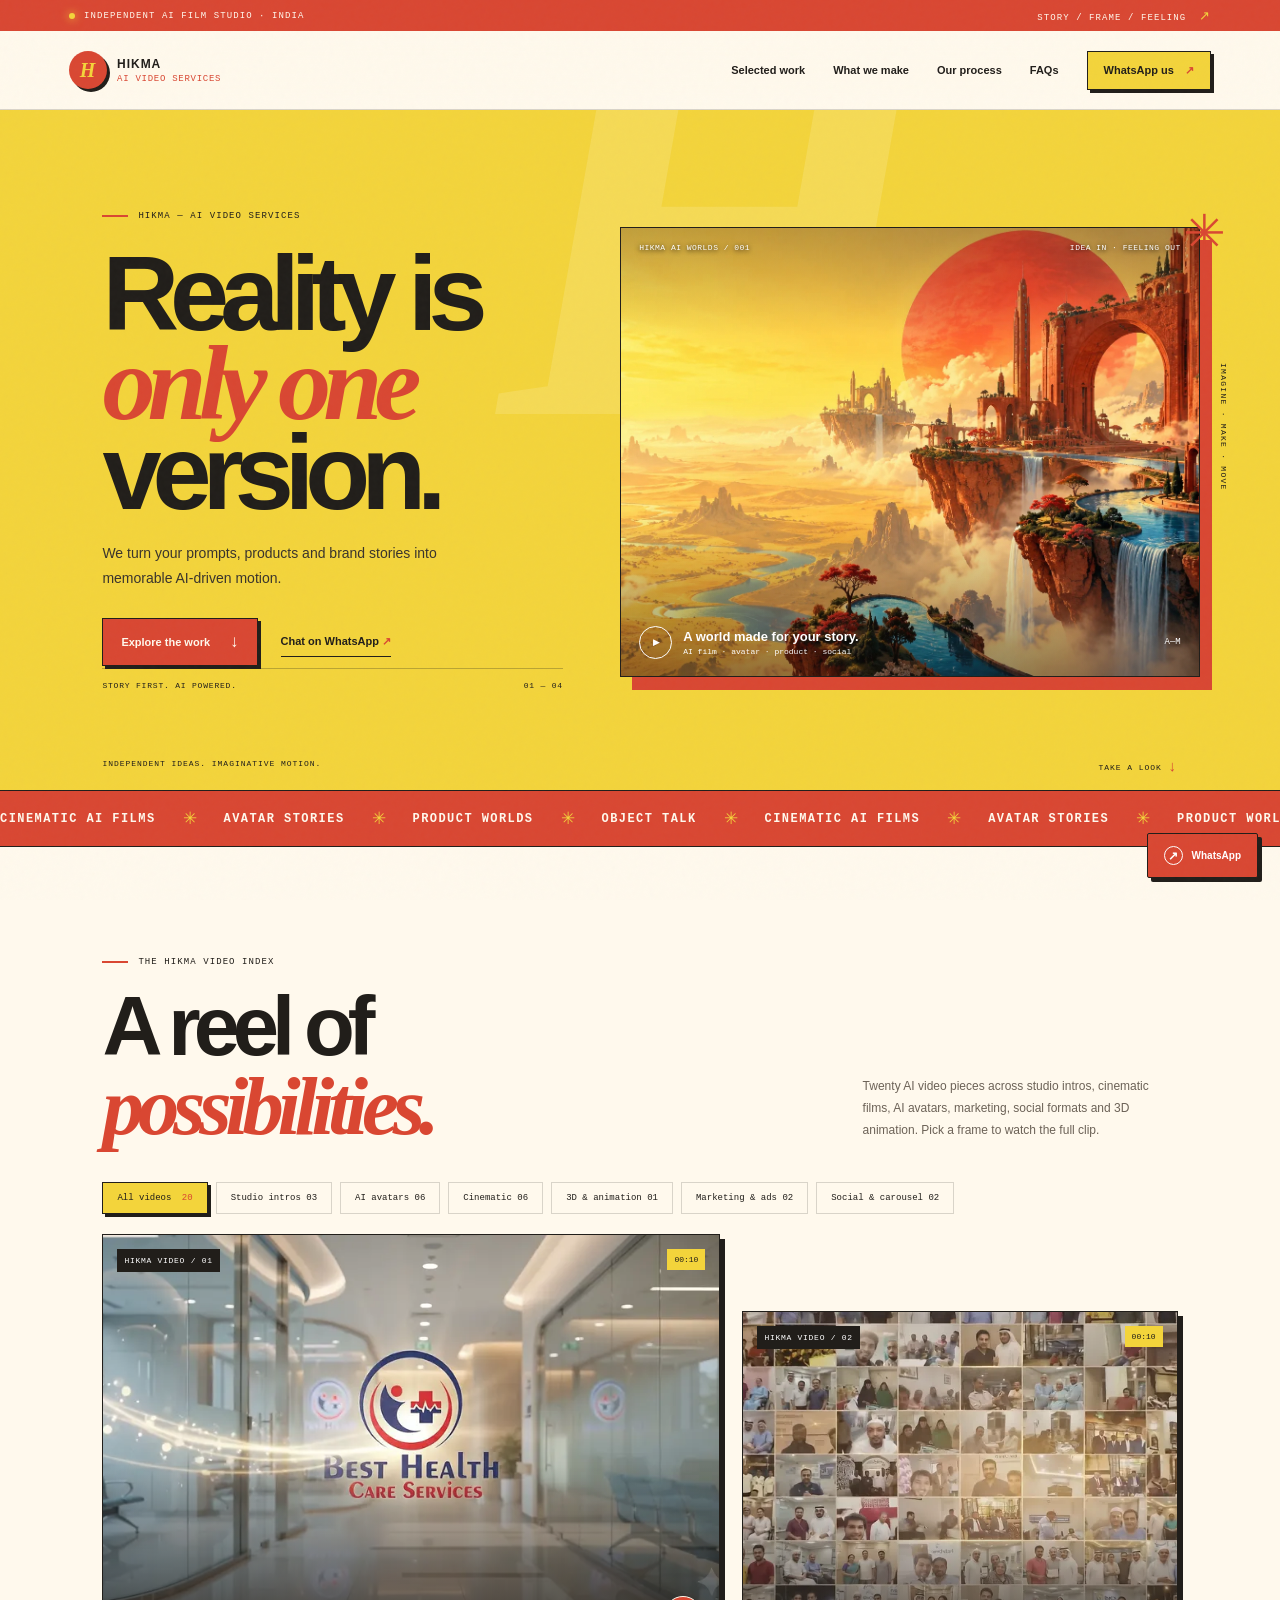
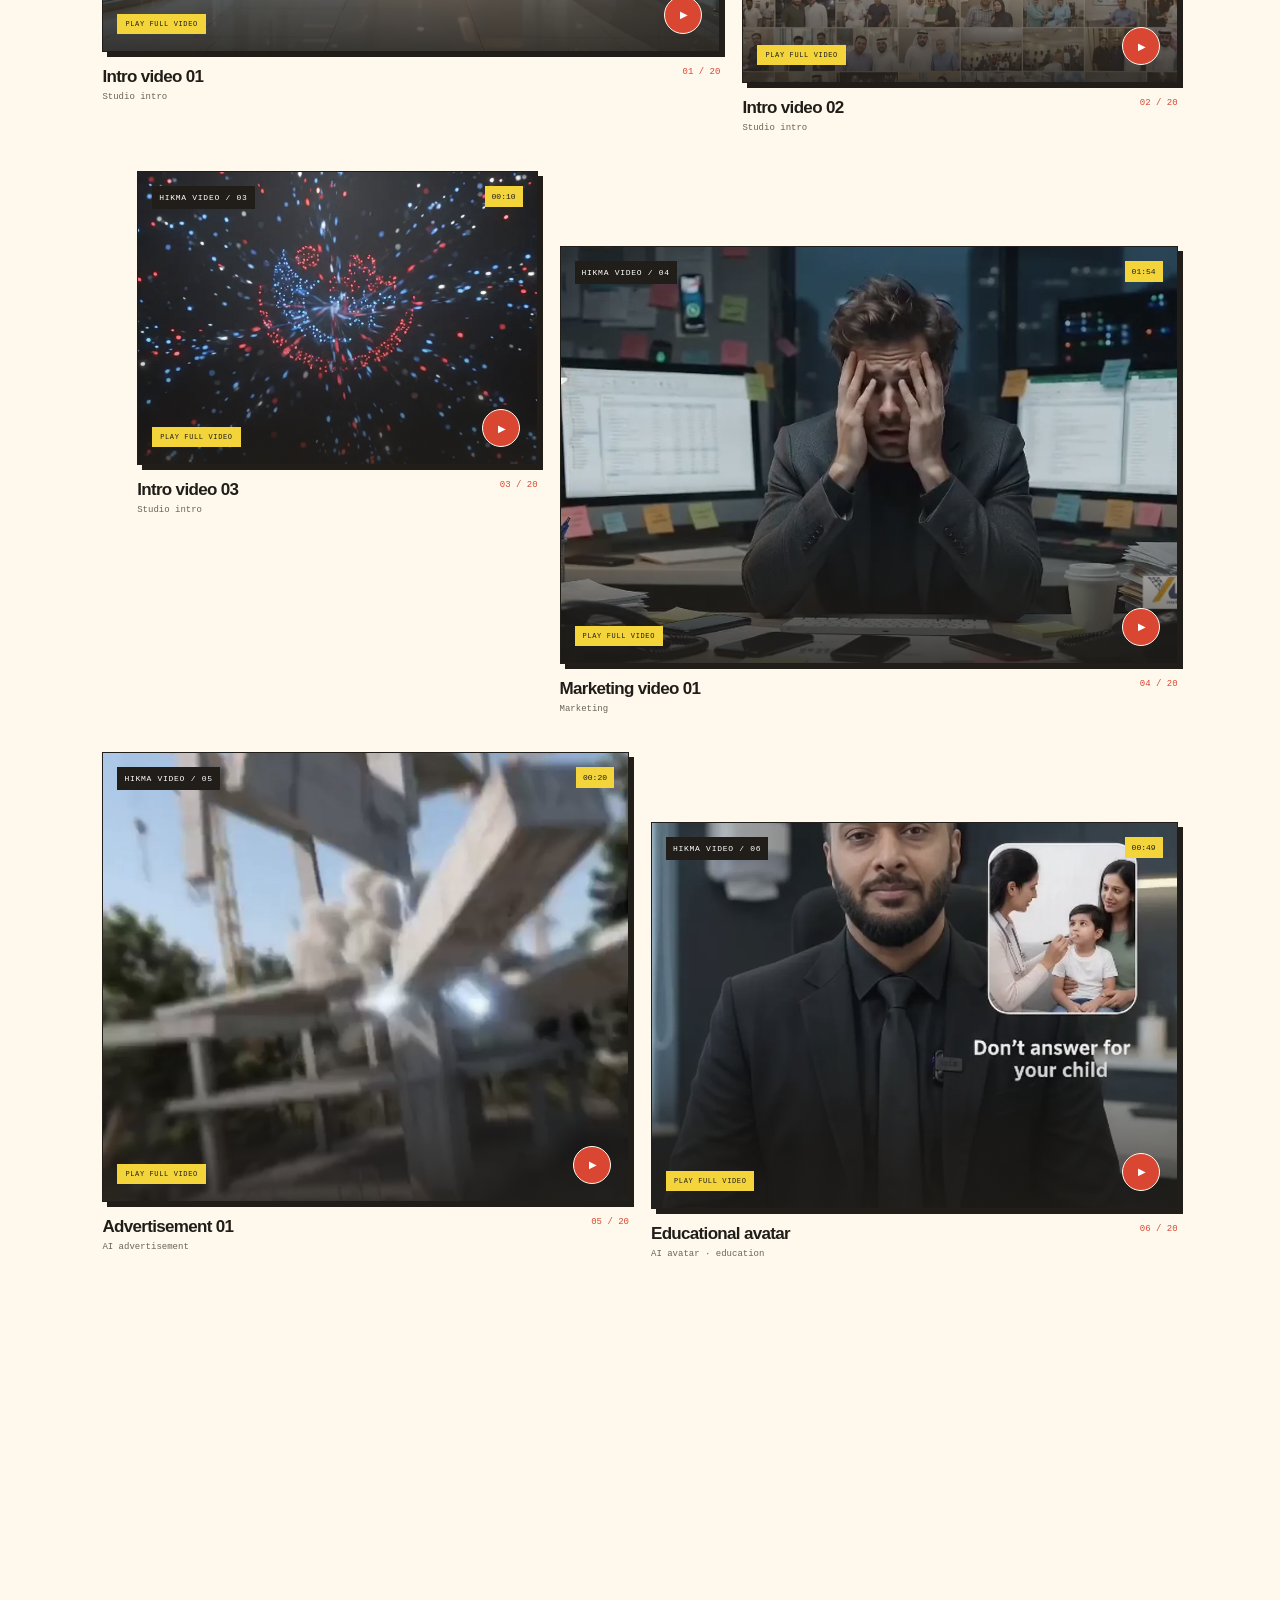
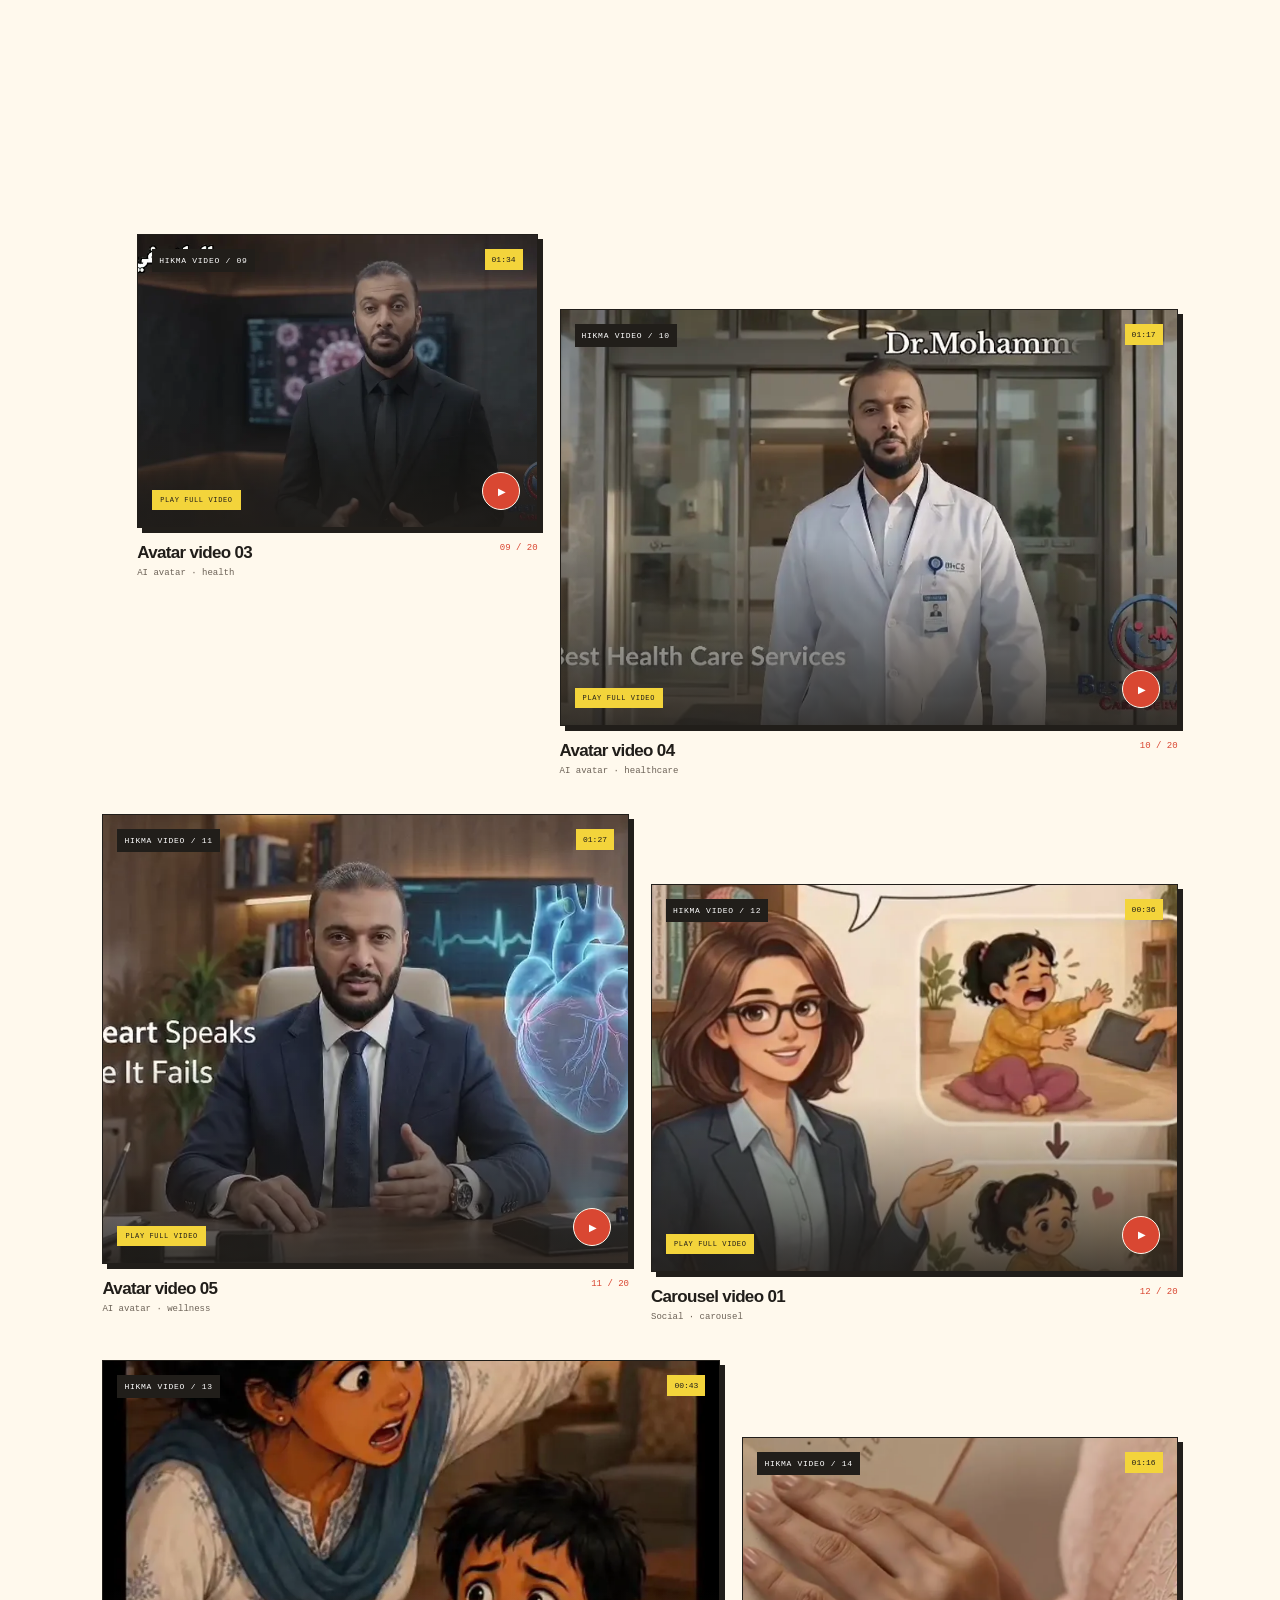
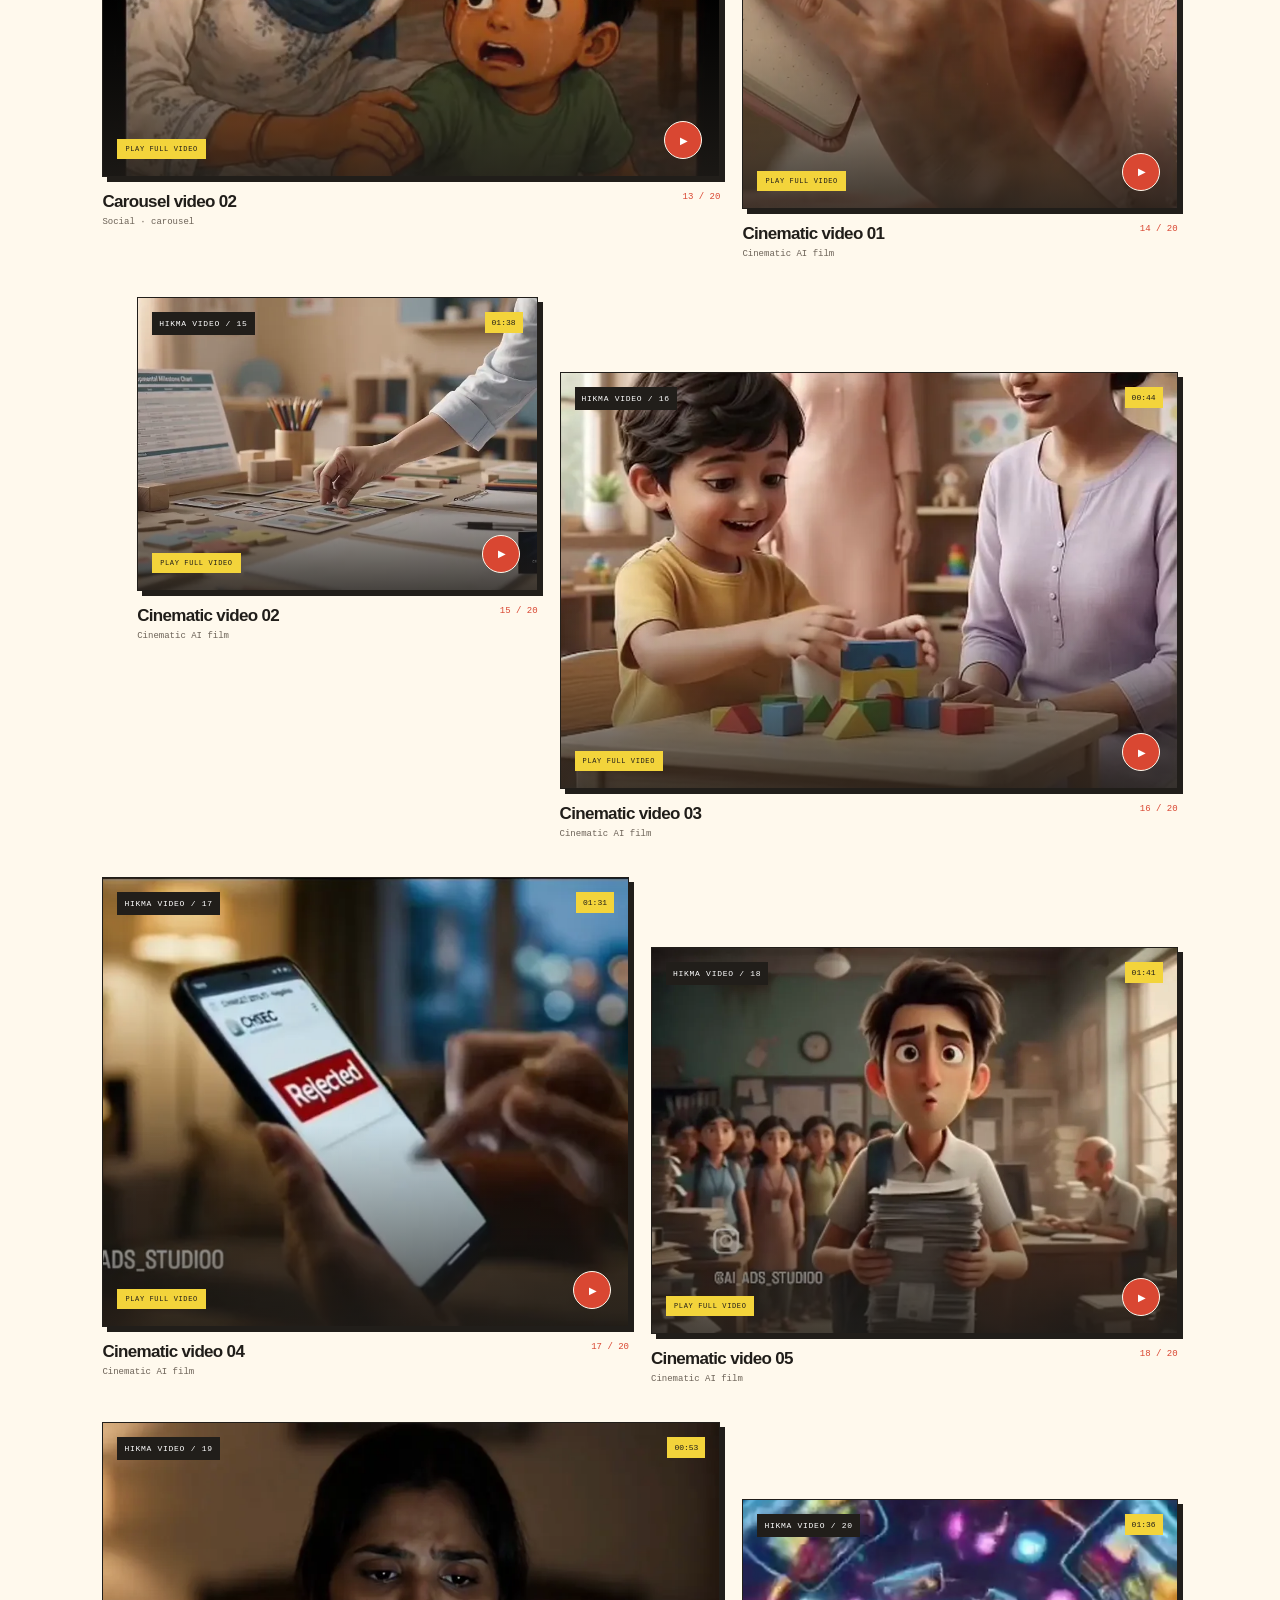
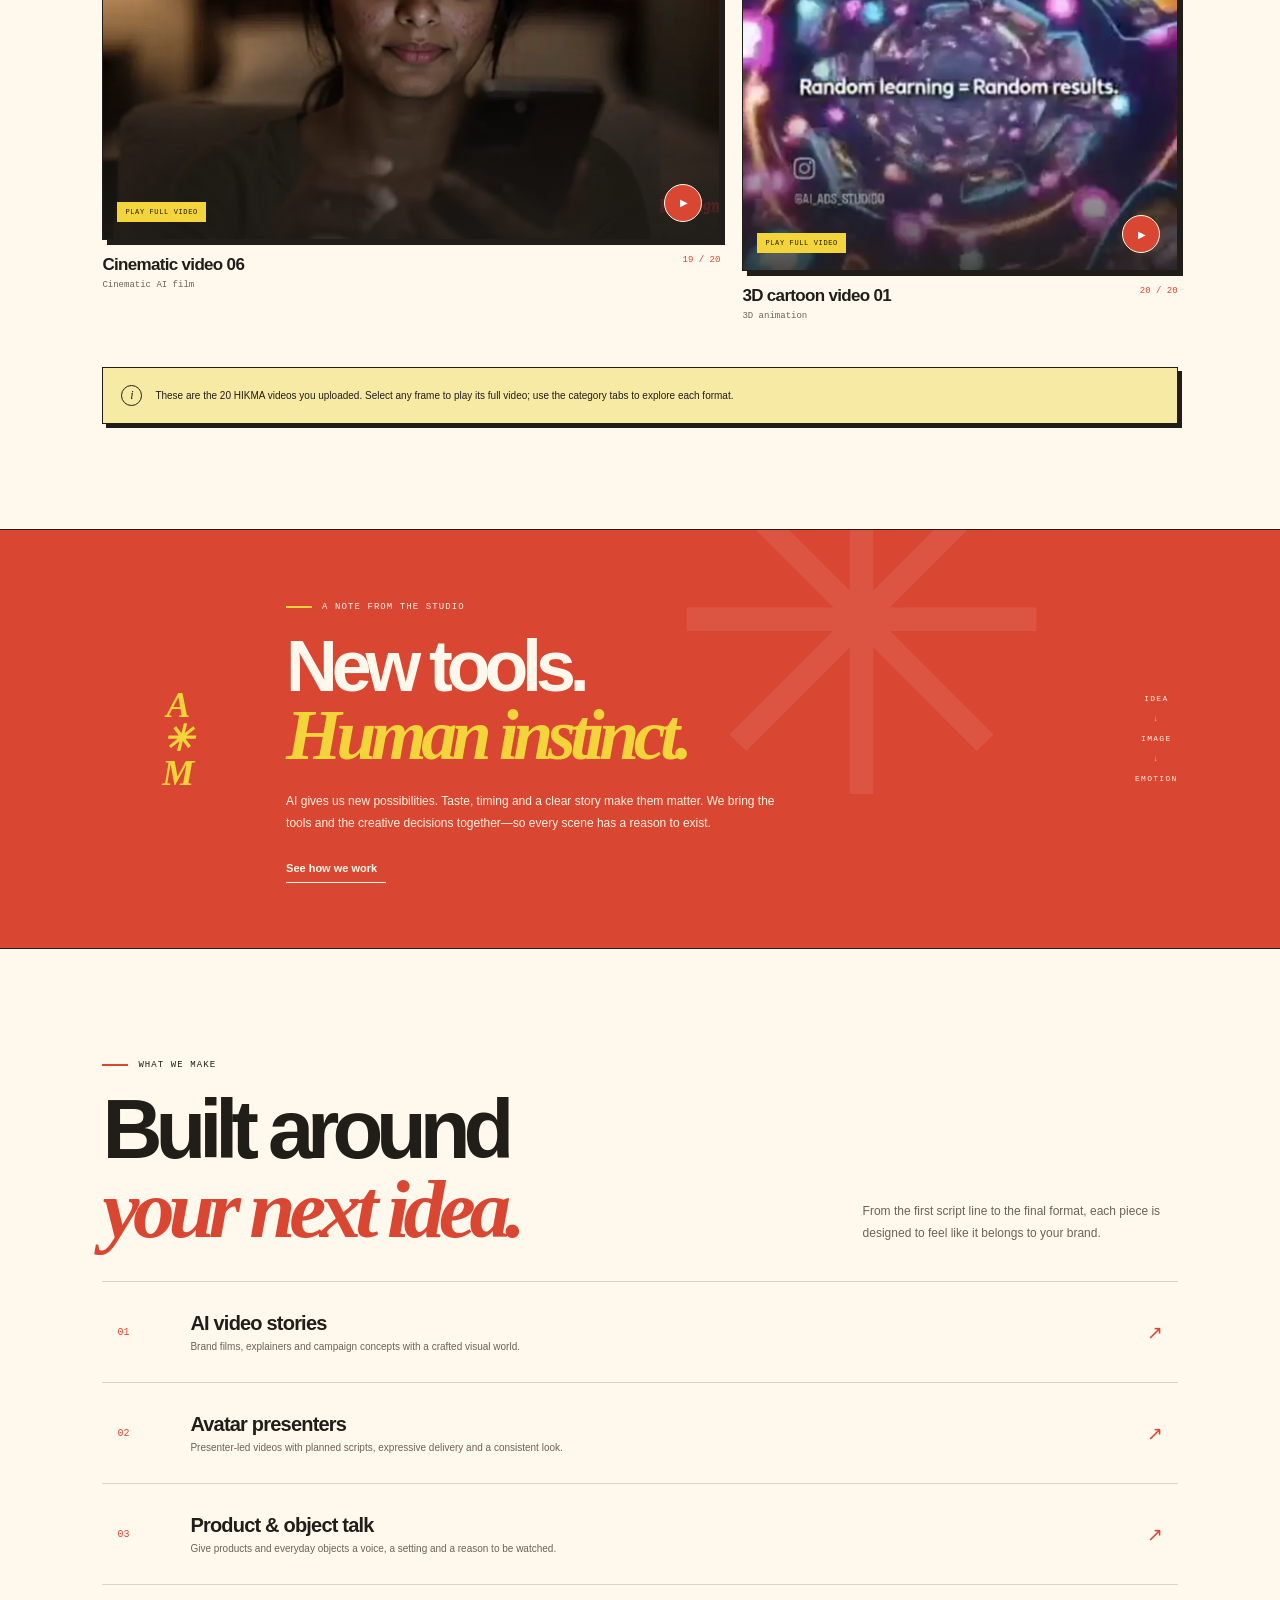
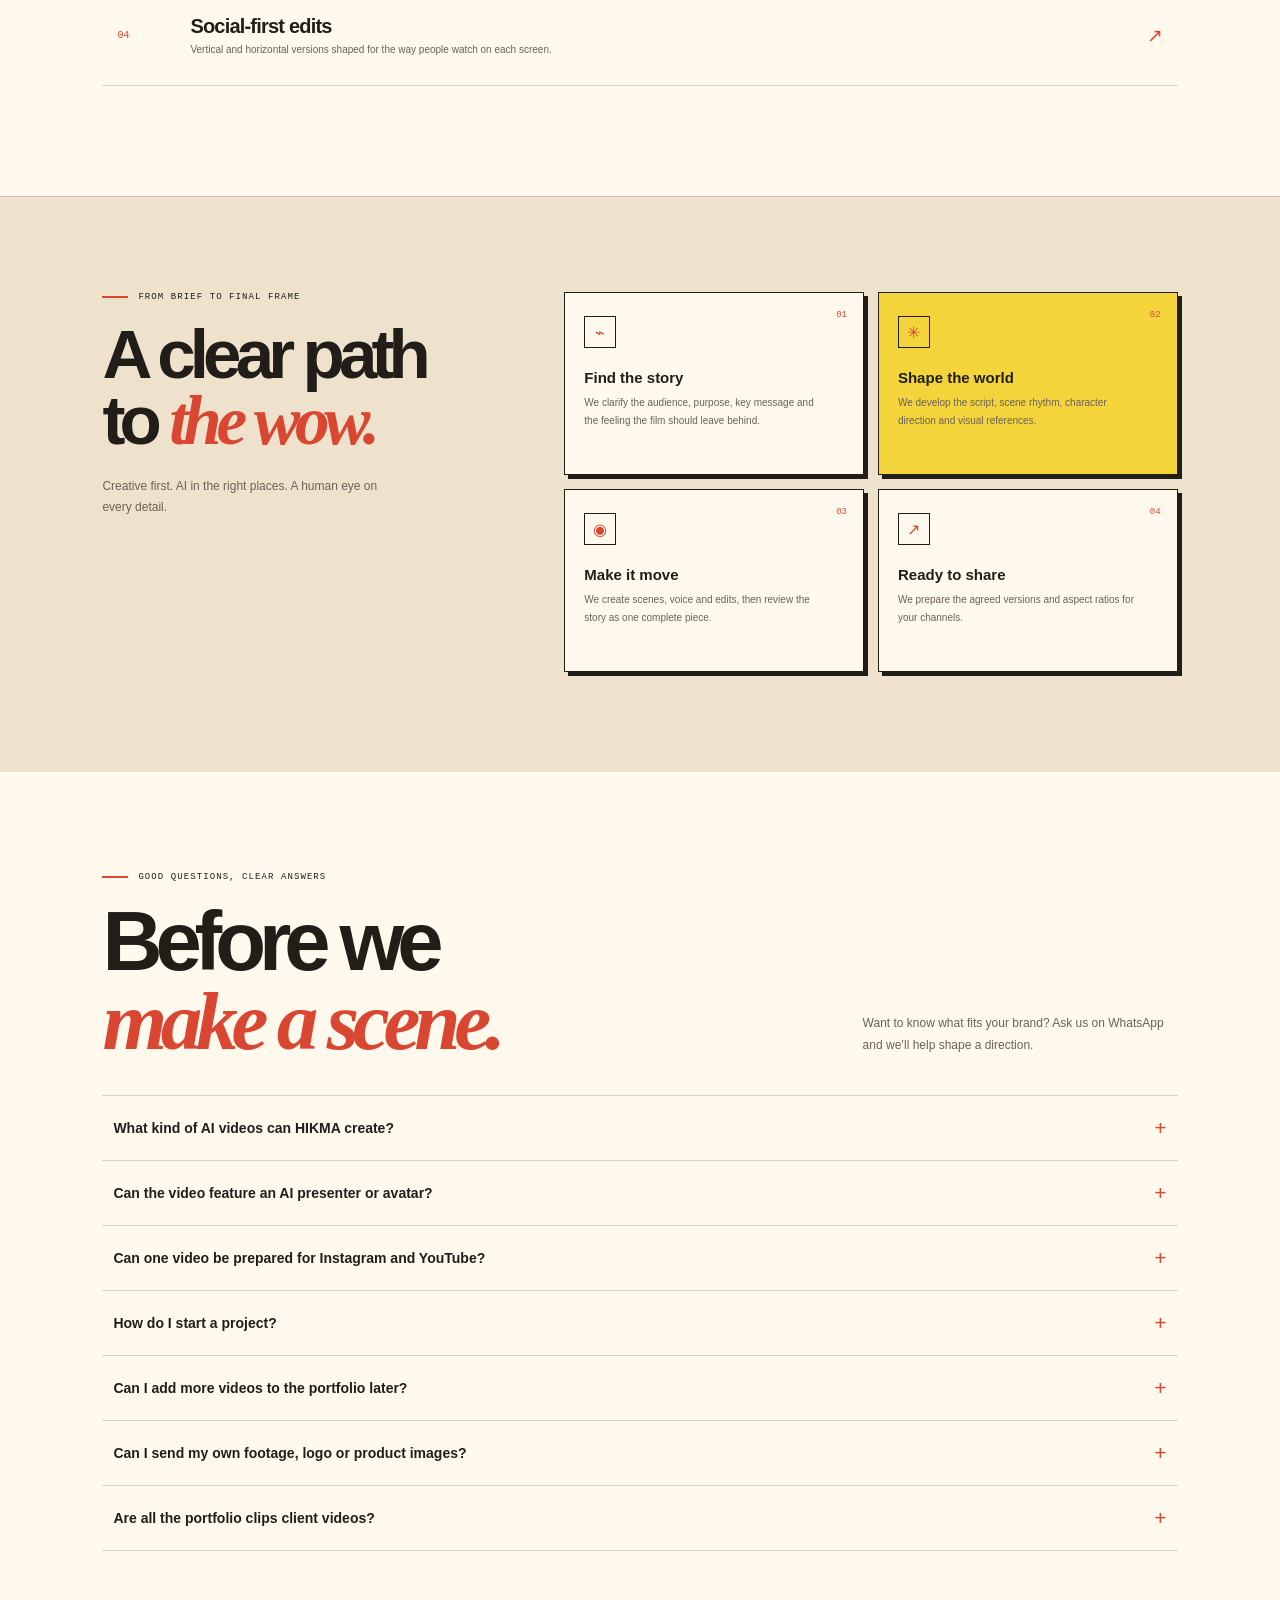
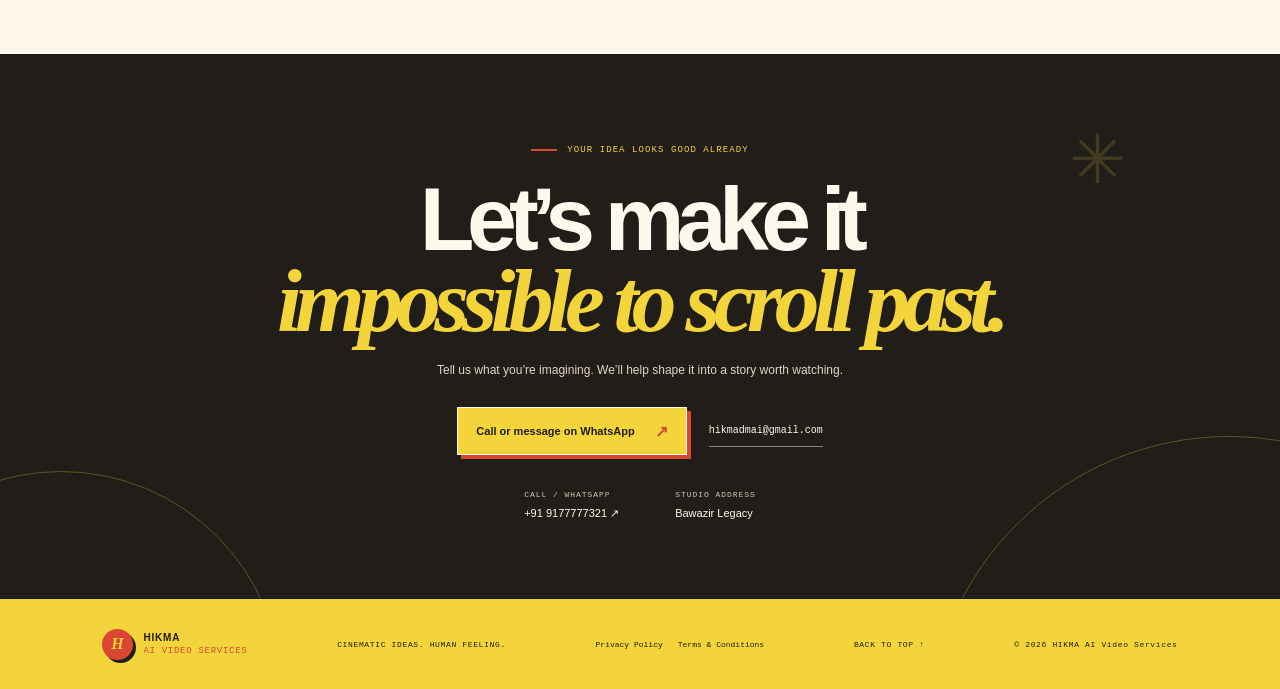
<file: index.html>
<!doctype html>
<html lang="en">
<head>
  <meta charset="UTF-8" />
  <meta name="viewport" content="width=device-width, initial-scale=1" />
  <meta name="theme-color" content="#F3D43B" />
  <meta name="description" content="HIKMA AI Video Services creates cinematic AI videos, avatar stories, product films, and social-first visual content." />
  <meta property="og:title" content="HIKMA AI Video Services — Independent AI Film Studio" />
  <meta property="og:description" content="Independent AI film studio creating thoughtful visual stories by HIKMA." />
  <meta property="og:type" content="website" />
  <title>HIKMA AI Video Services — Independent AI Film Studio</title>
  <link rel="stylesheet" href="styles.css" />
</head>
<body>
  <div class="grain" aria-hidden="true"></div>
  <div class="announcement"><span class="live-dot"></span> INDEPENDENT AI FILM STUDIO · INDIA <span class="announcement-right">STORY / FRAME / FEELING <span aria-hidden="true">↗</span></span></div>
  <header class="nav-wrap">
    <a class="brand" href="#top" aria-label="HIKMA AI Video Services home"><span class="brand-mark" aria-hidden="true">H</span><span>HIKMA <b>AI VIDEO SERVICES</b></span></a>
    <button class="menu-toggle" aria-label="Open menu" aria-expanded="false"><span></span><span></span></button>
    <nav class="nav-links" aria-label="Main navigation"><a href="#work">Selected work</a><a href="#services">What we make</a><a href="#process">Our process</a><a href="#faq">FAQs</a><a class="nav-contact whatsapp-link" href="https://wa.me/919177777321?text=Hi%20HIKMA%20AI%20Video%20Services%2C%20I%20want%20to%20discuss%20a%20video%20project." target="_blank" rel="noopener">WhatsApp us <span>↗</span></a></nav>
  </header>

  <main id="top">
    <section class="hero section-pad">
      <div class="hero-copy reveal">
        <div class="eyebrow"><span class="eyebrow-line"></span> HIKMA — AI VIDEO SERVICES</div>
        <h1>Reality is<br /><em>only one</em><br />version.</h1>
        <p>We turn your prompts, products and brand stories into memorable AI-driven motion.</p>
        <div class="hero-actions"><a class="button button-primary" href="#work">Explore the work <span>↓</span></a><a class="text-link whatsapp-link" href="https://wa.me/919177777321?text=Hi%20HIKMA%20AI%20Video%20Services%2C%20I%20have%20an%20idea%20for%20a%20video." target="_blank" rel="noopener">Chat on WhatsApp <span>↗</span></a></div>
        <div class="hero-foot"><span>STORY FIRST. AI POWERED.</span><span>01 — 04</span></div>
      </div>
      <div class="hero-art reveal" data-delay="120">
        <div class="hero-image"><img src="assets/hikma-ai-world-hero.webp" alt="Surreal AI-generated world in golden yellow and terracotta red" /><div class="hero-vignette"></div>
          <div class="image-topline"><span>HIKMA AI WORLDS / 001</span><span>IDEA IN · FEELING OUT</span></div>
          <div class="hero-caption"><span class="play-mark">▶</span><div><strong>A world made for your story.</strong><small>AI film · avatar · product · social</small></div><span class="caption-index">A—M</span></div>
        </div>
        <div class="orbit orbit-a"></div><div class="orbit orbit-b"></div><span class="spark spark-one">✳</span><span class="spark spark-two">✳</span>
        <div class="vertical-note">IMAGINE · MAKE · MOVE</div>
      </div>
      <div class="hero-bottom"><span>INDEPENDENT IDEAS. IMAGINATIVE MOTION.</span><span class="scroll-note">TAKE A LOOK <span>↓</span></span></div>
    </section>

    <section class="marquee" aria-label="Studio capabilities"><div class="marquee-track"><span>CINEMATIC AI FILMS</span><i>✳</i><span>AVATAR STORIES</span><i>✳</i><span>PRODUCT WORLDS</span><i>✳</i><span>OBJECT TALK</span><i>✳</i><span>CINEMATIC AI FILMS</span><i>✳</i><span>AVATAR STORIES</span><i>✳</i><span>PRODUCT WORLDS</span><i>✳</i><span>OBJECT TALK</span><i>✳</i></div></section>

    <section class="work section-pad" id="work">
      <div class="section-heading reveal"><div><div class="eyebrow"><span class="eyebrow-line"></span> THE HIKMA VIDEO INDEX</div><h2>A reel of<br /><em>possibilities.</em></h2></div><p>Twenty AI video pieces across studio intros, cinematic films, AI avatars, marketing, social formats and 3D animation. Pick a frame to watch the full clip.</p></div>
      <div class="filters reveal" role="group" aria-label="Filter videos"><button class="filter active" data-filter="all">All videos <span>20</span></button><button class="filter" data-filter="intro">Studio intros <span>03</span></button><button class="filter" data-filter="avatar">AI avatars <span>06</span></button><button class="filter" data-filter="cinematic">Cinematic <span>06</span></button><button class="filter" data-filter="animation">3D &amp; animation <span>01</span></button><button class="filter" data-filter="marketing">Marketing &amp; ads <span>02</span></button><button class="filter" data-filter="social">Social &amp; carousel <span>02</span></button></div>
      <div class="work-grid">
        <article class="work-card reveal" data-category="intro"><button class="poster" data-video="assets/videos/intro-video-01.mp4" data-title="Intro video 01" data-duration="00:10" aria-label="Play Intro video 01"><img src="assets/video-posters/intro-video-01.webp" alt="Video thumbnail: Intro video 01" loading="lazy" /><span class="poster-kicker">HIKMA VIDEO / 01</span><span class="poster-label">PLAY FULL VIDEO</span><span class="poster-time">00:10</span><span class="poster-play" aria-hidden="true">▶</span></button><div class="work-meta"><div><h3>Intro video 01</h3><p>Studio intro</p></div><span class="work-number">01 / 20</span></div></article>
        <article class="work-card reveal" data-category="intro"><button class="poster" data-video="assets/videos/intro-video-02.mp4" data-title="Intro video 02" data-duration="00:10" aria-label="Play Intro video 02"><img src="assets/video-posters/intro-video-02.webp" alt="Video thumbnail: Intro video 02" loading="lazy" /><span class="poster-kicker">HIKMA VIDEO / 02</span><span class="poster-label">PLAY FULL VIDEO</span><span class="poster-time">00:10</span><span class="poster-play" aria-hidden="true">▶</span></button><div class="work-meta"><div><h3>Intro video 02</h3><p>Studio intro</p></div><span class="work-number">02 / 20</span></div></article>
        <article class="work-card reveal" data-category="intro"><button class="poster" data-video="assets/videos/intro-video-03.mp4" data-title="Intro video 03" data-duration="00:10" aria-label="Play Intro video 03"><img src="assets/video-posters/intro-video-03.webp" alt="Video thumbnail: Intro video 03" loading="lazy" /><span class="poster-kicker">HIKMA VIDEO / 03</span><span class="poster-label">PLAY FULL VIDEO</span><span class="poster-time">00:10</span><span class="poster-play" aria-hidden="true">▶</span></button><div class="work-meta"><div><h3>Intro video 03</h3><p>Studio intro</p></div><span class="work-number">03 / 20</span></div></article>
        <article class="work-card reveal" data-category="marketing"><button class="poster" data-video="assets/videos/marketing-video-01.mp4" data-title="Marketing video 01" data-duration="01:54" aria-label="Play Marketing video 01"><img src="assets/video-posters/marketing-video-01.webp" alt="Video thumbnail: Marketing video 01" loading="lazy" /><span class="poster-kicker">HIKMA VIDEO / 04</span><span class="poster-label">PLAY FULL VIDEO</span><span class="poster-time">01:54</span><span class="poster-play" aria-hidden="true">▶</span></button><div class="work-meta"><div><h3>Marketing video 01</h3><p>Marketing</p></div><span class="work-number">04 / 20</span></div></article>
        <article class="work-card reveal" data-category="marketing"><button class="poster" data-video="assets/videos/advertisement-video-01.mp4" data-title="Advertisement 01" data-duration="00:20" aria-label="Play Advertisement 01"><img src="assets/video-posters/advertisement-video-01.webp" alt="Video thumbnail: Advertisement 01" loading="lazy" /><span class="poster-kicker">HIKMA VIDEO / 05</span><span class="poster-label">PLAY FULL VIDEO</span><span class="poster-time">00:20</span><span class="poster-play" aria-hidden="true">▶</span></button><div class="work-meta"><div><h3>Advertisement 01</h3><p>AI advertisement</p></div><span class="work-number">05 / 20</span></div></article>
        <article class="work-card reveal" data-category="avatar education"><button class="poster" data-video="assets/videos/avatar-education-reach.mp4" data-title="Educational avatar" data-duration="00:49" aria-label="Play Educational avatar"><img src="assets/video-posters/avatar-education-reach.webp" alt="Video thumbnail: Educational avatar" loading="lazy" /><span class="poster-kicker">HIKMA VIDEO / 06</span><span class="poster-label">PLAY FULL VIDEO</span><span class="poster-time">00:49</span><span class="poster-play" aria-hidden="true">▶</span></button><div class="work-meta"><div><h3>Educational avatar</h3><p>AI avatar · education</p></div><span class="work-number">06 / 20</span></div></article>
        <article class="work-card reveal" data-category="avatar"><button class="poster" data-video="assets/videos/avatar-video-01.mp4" data-title="Avatar video 01" data-duration="00:49" aria-label="Play Avatar video 01"><img src="assets/video-posters/avatar-video-01.webp" alt="Video thumbnail: Avatar video 01" loading="lazy" /><span class="poster-kicker">HIKMA VIDEO / 07</span><span class="poster-label">PLAY FULL VIDEO</span><span class="poster-time">00:49</span><span class="poster-play" aria-hidden="true">▶</span></button><div class="work-meta"><div><h3>Avatar video 01</h3><p>AI avatar</p></div><span class="work-number">07 / 20</span></div></article>
        <article class="work-card reveal" data-category="avatar"><button class="poster" data-video="assets/videos/avatar-video-02.mp4" data-title="Avatar video 02" data-duration="00:49" aria-label="Play Avatar video 02"><img src="assets/video-posters/avatar-video-02.webp" alt="Video thumbnail: Avatar video 02" loading="lazy" /><span class="poster-kicker">HIKMA VIDEO / 08</span><span class="poster-label">PLAY FULL VIDEO</span><span class="poster-time">00:49</span><span class="poster-play" aria-hidden="true">▶</span></button><div class="work-meta"><div><h3>Avatar video 02</h3><p>AI avatar</p></div><span class="work-number">08 / 20</span></div></article>
        <article class="work-card reveal" data-category="avatar"><button class="poster" data-video="assets/videos/avatar-video-03.mp4" data-title="Avatar video 03" data-duration="01:34" aria-label="Play Avatar video 03"><img src="assets/video-posters/avatar-video-03.webp" alt="Video thumbnail: Avatar video 03 — AI presenter" loading="lazy" /><span class="poster-kicker">HIKMA VIDEO / 09</span><span class="poster-label">PLAY FULL VIDEO</span><span class="poster-time">01:34</span><span class="poster-play" aria-hidden="true">▶</span></button><div class="work-meta"><div><h3>Avatar video 03</h3><p>AI avatar · health</p></div><span class="work-number">09 / 20</span></div></article>
        <article class="work-card reveal" data-category="avatar"><button class="poster" data-video="assets/videos/avatar-video-04.mp4" data-title="Avatar video 04" data-duration="01:17" aria-label="Play Avatar video 04"><img src="assets/video-posters/avatar-video-04.webp" alt="Video thumbnail: Avatar video 04 — AI presenter" loading="lazy" /><span class="poster-kicker">HIKMA VIDEO / 10</span><span class="poster-label">PLAY FULL VIDEO</span><span class="poster-time">01:17</span><span class="poster-play" aria-hidden="true">▶</span></button><div class="work-meta"><div><h3>Avatar video 04</h3><p>AI avatar · healthcare</p></div><span class="work-number">10 / 20</span></div></article>
        <article class="work-card reveal" data-category="avatar"><button class="poster" data-video="assets/videos/avatar-video-05.mp4" data-title="Avatar video 05" data-duration="01:27" aria-label="Play Avatar video 05"><img src="assets/video-posters/avatar-video-05.webp" alt="Video thumbnail: Avatar video 05 — AI presenter" loading="lazy" /><span class="poster-kicker">HIKMA VIDEO / 11</span><span class="poster-label">PLAY FULL VIDEO</span><span class="poster-time">01:27</span><span class="poster-play" aria-hidden="true">▶</span></button><div class="work-meta"><div><h3>Avatar video 05</h3><p>AI avatar · wellness</p></div><span class="work-number">11 / 20</span></div></article>
        <article class="work-card reveal" data-category="social"><button class="poster" data-video="assets/videos/carousel-video-01.mp4" data-title="Carousel video 01" data-duration="00:36" aria-label="Play Carousel video 01"><img src="assets/video-posters/carousel-video-01.webp" alt="Video thumbnail: Carousel video 01" loading="lazy" /><span class="poster-kicker">HIKMA VIDEO / 12</span><span class="poster-label">PLAY FULL VIDEO</span><span class="poster-time">00:36</span><span class="poster-play" aria-hidden="true">▶</span></button><div class="work-meta"><div><h3>Carousel video 01</h3><p>Social · carousel</p></div><span class="work-number">12 / 20</span></div></article>
        <article class="work-card reveal" data-category="social"><button class="poster" data-video="assets/videos/carousel-video-02.mp4" data-title="Carousel video 02" data-duration="00:43" aria-label="Play Carousel video 02"><img src="assets/video-posters/carousel-video-02.webp" alt="Video thumbnail: Carousel video 02" loading="lazy" /><span class="poster-kicker">HIKMA VIDEO / 13</span><span class="poster-label">PLAY FULL VIDEO</span><span class="poster-time">00:43</span><span class="poster-play" aria-hidden="true">▶</span></button><div class="work-meta"><div><h3>Carousel video 02</h3><p>Social · carousel</p></div><span class="work-number">13 / 20</span></div></article>
        <article class="work-card reveal" data-category="cinematic"><button class="poster" data-video="assets/videos/cinematic-video-01.mp4" data-title="Cinematic video 01" data-duration="01:16" aria-label="Play Cinematic video 01"><img src="assets/video-posters/cinematic-video-01.webp" alt="Video thumbnail: Cinematic video 01" loading="lazy" /><span class="poster-kicker">HIKMA VIDEO / 14</span><span class="poster-label">PLAY FULL VIDEO</span><span class="poster-time">01:16</span><span class="poster-play" aria-hidden="true">▶</span></button><div class="work-meta"><div><h3>Cinematic video 01</h3><p>Cinematic AI film</p></div><span class="work-number">14 / 20</span></div></article>
        <article class="work-card reveal" data-category="cinematic"><button class="poster" data-video="assets/videos/cinematic-video-02.mp4" data-title="Cinematic video 02" data-duration="01:38" aria-label="Play Cinematic video 02"><img src="assets/video-posters/cinematic-video-02.webp" alt="Video thumbnail: Cinematic video 02" loading="lazy" /><span class="poster-kicker">HIKMA VIDEO / 15</span><span class="poster-label">PLAY FULL VIDEO</span><span class="poster-time">01:38</span><span class="poster-play" aria-hidden="true">▶</span></button><div class="work-meta"><div><h3>Cinematic video 02</h3><p>Cinematic AI film</p></div><span class="work-number">15 / 20</span></div></article>
        <article class="work-card reveal" data-category="cinematic"><button class="poster" data-video="assets/videos/cinematic-video-03.mp4" data-title="Cinematic video 03" data-duration="00:44" aria-label="Play Cinematic video 03"><img src="assets/video-posters/cinematic-video-03.webp" alt="Video thumbnail: Cinematic video 03" loading="lazy" /><span class="poster-kicker">HIKMA VIDEO / 16</span><span class="poster-label">PLAY FULL VIDEO</span><span class="poster-time">00:44</span><span class="poster-play" aria-hidden="true">▶</span></button><div class="work-meta"><div><h3>Cinematic video 03</h3><p>Cinematic AI film</p></div><span class="work-number">16 / 20</span></div></article>
        <article class="work-card reveal" data-category="cinematic"><button class="poster" data-video="assets/videos/cinematic-video-04.mp4" data-title="Cinematic video 04" data-duration="01:31" aria-label="Play Cinematic video 04"><img src="assets/video-posters/cinematic-video-04.webp" alt="Video thumbnail: Cinematic video 04 — AI story film" loading="lazy" /><span class="poster-kicker">HIKMA VIDEO / 17</span><span class="poster-label">PLAY FULL VIDEO</span><span class="poster-time">01:31</span><span class="poster-play" aria-hidden="true">▶</span></button><div class="work-meta"><div><h3>Cinematic video 04</h3><p>Cinematic AI film</p></div><span class="work-number">17 / 20</span></div></article>
        <article class="work-card reveal" data-category="cinematic"><button class="poster" data-video="assets/videos/cinematic-video-05.mp4" data-title="Cinematic video 05" data-duration="01:41" aria-label="Play Cinematic video 05"><img src="assets/video-posters/cinematic-video-05.webp" alt="Video thumbnail: Cinematic video 05 — AI story film" loading="lazy" /><span class="poster-kicker">HIKMA VIDEO / 18</span><span class="poster-label">PLAY FULL VIDEO</span><span class="poster-time">01:41</span><span class="poster-play" aria-hidden="true">▶</span></button><div class="work-meta"><div><h3>Cinematic video 05</h3><p>Cinematic AI film</p></div><span class="work-number">18 / 20</span></div></article>
        <article class="work-card reveal" data-category="cinematic"><button class="poster" data-video="assets/videos/cinematic-video-06.mp4" data-title="Cinematic video 06" data-duration="00:53" aria-label="Play Cinematic video 06"><img src="assets/video-posters/cinematic-video-06.webp" alt="Video thumbnail: Cinematic video 06 — AI story film" loading="lazy" /><span class="poster-kicker">HIKMA VIDEO / 19</span><span class="poster-label">PLAY FULL VIDEO</span><span class="poster-time">00:53</span><span class="poster-play" aria-hidden="true">▶</span></button><div class="work-meta"><div><h3>Cinematic video 06</h3><p>Cinematic AI film</p></div><span class="work-number">19 / 20</span></div></article>
        <article class="work-card reveal" data-category="animation"><button class="poster" data-video="assets/videos/3d-cartoon-video-01.mp4" data-title="3D cartoon video 01" data-duration="01:36" aria-label="Play 3D cartoon video 01"><img src="assets/video-posters/3d-cartoon-video-01.webp" alt="Video thumbnail: 3D cartoon video 01 — 3D animated video" loading="lazy" /><span class="poster-kicker">HIKMA VIDEO / 20</span><span class="poster-label">PLAY FULL VIDEO</span><span class="poster-time">01:36</span><span class="poster-play" aria-hidden="true">▶</span></button><div class="work-meta"><div><h3>3D cartoon video 01</h3><p>3D animation</p></div><span class="work-number">20 / 20</span></div></article>
      </div>
      <div class="work-note"><span class="note-icon">i</span><p>These are the 20 HIKMA videos you uploaded. Select any frame to play its full video; use the category tabs to explore each format.</p></div>
    </section>

    <section class="manifesto section-pad"><div class="manifesto-stamp">A<br />✳<br />M</div><div class="manifesto-copy reveal"><div class="eyebrow"><span class="eyebrow-line"></span> A NOTE FROM THE STUDIO</div><h2>New tools.<br /><em>Human instinct.</em></h2><p>AI gives us new possibilities. Taste, timing and a clear story make them matter. We bring the tools and the creative decisions together—so every scene has a reason to exist.</p><a href="#process" class="text-link">See how we work <span>↓</span></a></div><div class="manifesto-side">IDEA<br /><span>↓</span><br />IMAGE<br /><span>↓</span><br />EMOTION</div></section>

    <section class="services section-pad" id="services"><div class="section-heading reveal"><div><div class="eyebrow"><span class="eyebrow-line"></span> WHAT WE MAKE</div><h2>Built around<br /><em>your next idea.</em></h2></div><p>From the first script line to the final format, each piece is designed to feel like it belongs to your brand.</p></div><div class="service-list">
      <article class="service-row reveal"><span class="service-count">01</span><div><h3>AI video stories</h3><p>Brand films, explainers and campaign concepts with a crafted visual world.</p></div><span class="service-arrow">↗</span></article>
      <article class="service-row reveal"><span class="service-count">02</span><div><h3>Avatar presenters</h3><p>Presenter-led videos with planned scripts, expressive delivery and a consistent look.</p></div><span class="service-arrow">↗</span></article>
      <article class="service-row reveal"><span class="service-count">03</span><div><h3>Product & object talk</h3><p>Give products and everyday objects a voice, a setting and a reason to be watched.</p></div><span class="service-arrow">↗</span></article>
      <article class="service-row reveal"><span class="service-count">04</span><div><h3>Social-first edits</h3><p>Vertical and horizontal versions shaped for the way people watch on each screen.</p></div><span class="service-arrow">↗</span></article>
    </div></section>

    <section class="process section-pad" id="process"><div class="process-title reveal"><div class="eyebrow"><span class="eyebrow-line"></span> FROM BRIEF TO FINAL FRAME</div><h2>A clear path<br />to <em>the wow.</em></h2><p>Creative first. AI in the right places. A human eye on every detail.</p></div><div class="steps"><article class="step reveal"><span class="step-number">01</span><span class="step-symbol">⌁</span><h3>Find the story</h3><p>We clarify the audience, purpose, key message and the feeling the film should leave behind.</p></article><article class="step reveal" data-delay="70"><span class="step-number">02</span><span class="step-symbol">✳</span><h3>Shape the world</h3><p>We develop the script, scene rhythm, character direction and visual references.</p></article><article class="step reveal" data-delay="140"><span class="step-number">03</span><span class="step-symbol">◉</span><h3>Make it move</h3><p>We create scenes, voice and edits, then review the story as one complete piece.</p></article><article class="step reveal" data-delay="210"><span class="step-number">04</span><span class="step-symbol">↗</span><h3>Ready to share</h3><p>We prepare the agreed versions and aspect ratios for your channels.</p></article></div></section>

    <section class="faq section-pad" id="faq"><div class="section-heading reveal"><div><div class="eyebrow"><span class="eyebrow-line"></span> GOOD QUESTIONS, CLEAR ANSWERS</div><h2>Before we<br /><em>make a scene.</em></h2></div><p>Want to know what fits your brand? Ask us on WhatsApp and we’ll help shape a direction.</p></div><div class="faq-list">
      <details class="faq-item"><summary>What kind of AI videos can HIKMA create?<span>+</span></summary><p>We create AI-led brand stories, explainer videos, avatar-presenter videos, product films, object-talk concepts and social-first edits. The right format depends on your audience, message and channel.</p></details>
      <details class="faq-item"><summary>Can the video feature an AI presenter or avatar?<span>+</span></summary><p>Yes. We can plan an avatar-led video with a consistent presenter style, script, voice direction and visual setting. Share your preferred language and reference style in your brief.</p></details>
      <details class="faq-item"><summary>Can one video be prepared for Instagram and YouTube?<span>+</span></summary><p>We can plan versions for vertical and horizontal viewing. The final aspect ratios and deliverables are confirmed with you before production.</p></details>
      <details class="faq-item"><summary>How do I start a project?<span>+</span></summary><p>Message us on WhatsApp with your business, video idea, audience and preferred platform. We’ll discuss a creative direction and the project scope.</p></details>
      <details class="faq-item"><summary>Can I add more videos to the portfolio later?<span>+</span></summary><p>Yes. The portfolio currently features the 20 videos you supplied. You can send more clips with a title and category, and we can add them after you confirm they are approved to display.</p></details>
      <details class="faq-item"><summary>Can I send my own footage, logo or product images?<span>+</span></summary><p>Yes. You can share assets that you own or are authorised to use. Please avoid sending confidential personal or patient information through the website.</p></details>
      <details class="faq-item"><summary>Are all the portfolio clips client videos?<span>+</span></summary><p>The gallery plays videos supplied by HIKMA. The page does not label them as client projects; contact us if you want details about a specific sample.</p></details>
    </div></section>

    <section class="contact section-pad" id="contact"><div class="contact-glow"></div><div class="eyebrow reveal"><span class="eyebrow-line"></span> YOUR IDEA LOOKS GOOD ALREADY</div><h2 class="reveal">Let’s make it<br /><em>impossible to scroll past.</em></h2><p class="reveal">Tell us what you’re imagining. We’ll help shape it into a story worth watching.</p><div class="contact-actions reveal"><a class="button button-light whatsapp-link" href="https://wa.me/919177777321?text=Hi%20HIKMA%20AI%20Video%20Services%2C%20I%20want%20to%20discuss%20a%20video%20project." target="_blank" rel="noopener">Call or message on WhatsApp <span>↗</span></a><a class="email-link" href="mailto:hikmadmai@gmail.com">hikmadmai@gmail.com</a></div><div class="contact-details reveal"><span><small>CALL / WHATSAPP</small><a class="whatsapp-link" href="https://wa.me/919177777321?text=Hi%20HIKMA%20AI%20Video%20Services%2C%20I%20want%20to%20discuss%20a%20video%20project." target="_blank" rel="noopener">+91 9177777321 ↗</a></span><span><small>STUDIO ADDRESS</small><span>Bawazir Legacy</span></span></div><span class="contact-mark">✳</span></section>
  </main>

  <footer class="footer"><a class="brand" href="#top"><span class="brand-mark" aria-hidden="true">H</span><span>HIKMA <b>AI VIDEO SERVICES</b></span></a><span class="footer-line">CINEMATIC IDEAS. HUMAN FEELING.</span><div class="footer-legal"><a href="privacy-policy.html">Privacy Policy</a><a href="terms-and-conditions.html">Terms &amp; Conditions</a></div><a href="#top" class="back-top">BACK TO TOP ↑</a><small>© <span id="year"></span> HIKMA AI Video Services</small></footer>
  <a class="floating-whatsapp whatsapp-link" href="https://wa.me/919177777321?text=Hi%20HIKMA%20AI%20Video%20Services%2C%20I%20want%20to%20discuss%20a%20video%20project." target="_blank" rel="noopener" aria-label="Chat with HIKMA AI Video Services on WhatsApp"><span>↗</span> WhatsApp</a>
  <dialog class="preview-dialog" aria-labelledby="dialog-title"><button class="dialog-close" aria-label="Close preview">×</button><div class="dialog-image"><video class="dialog-video" controls playsinline preload="none"></video></div><div class="dialog-copy"><span class="eyebrow">HIKMA VIDEO PORTFOLIO</span><h2 id="dialog-title">A visual starting point</h2><p>Watch the full video here. Use the player controls for playback, sound and full-screen viewing.</p><span class="dialog-caption">UPLOADED VIDEO · HIKMA PORTFOLIO</span></div></dialog>
  <script src="app.js"></script>
</body>
</html>
</file>
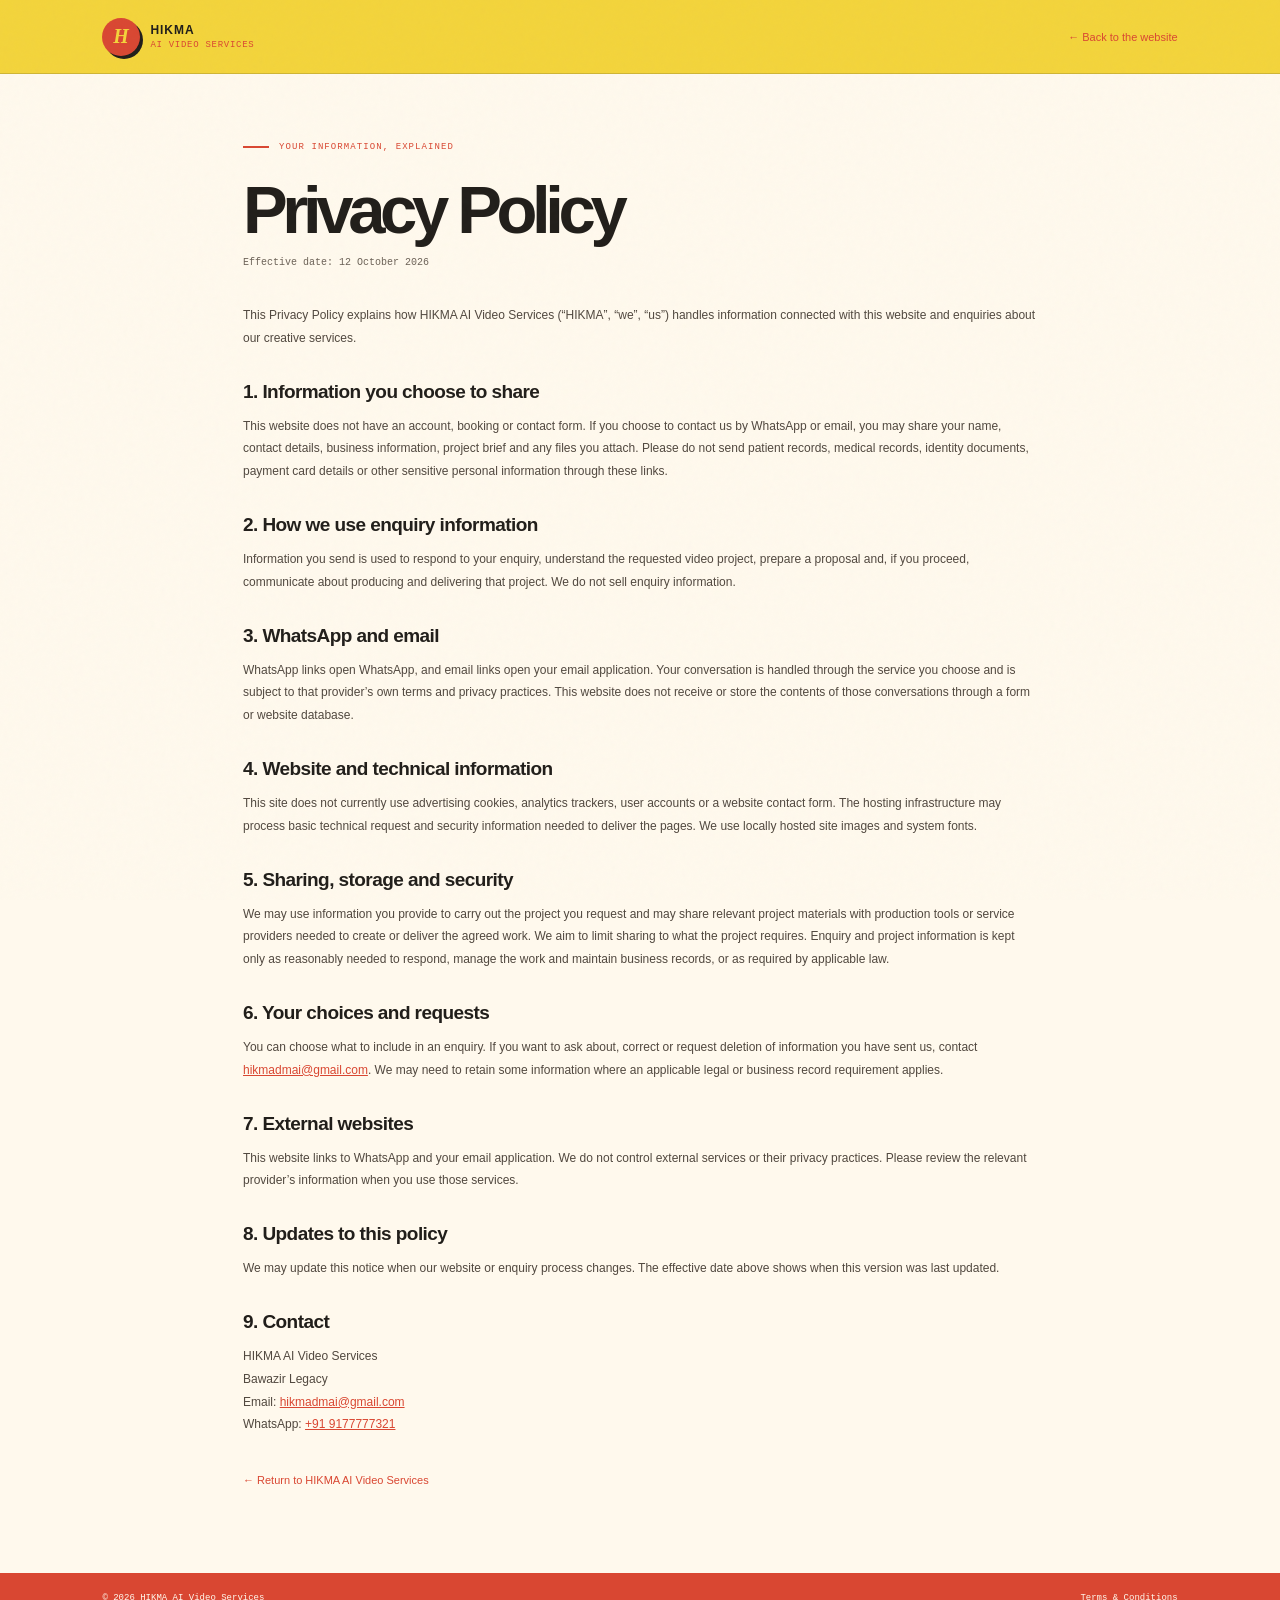
<file: privacy-policy.html>
<!doctype html>
<html lang="en">
<head><meta charset="UTF-8"/><meta name="viewport" content="width=device-width, initial-scale=1"/><meta name="theme-color" content="#FFF9ED"/><meta name="description" content="Privacy information for HIKMA AI Video Services."/><title>Privacy Policy — HIKMA AI Video Services</title><link rel="stylesheet" href="styles.css"/></head>
<body class="legal-page">
  <header class="legal-nav"><a class="brand" href="index.html"><span class="brand-mark" aria-hidden="true">H</span><span>HIKMA <b>AI VIDEO SERVICES</b></span></a><a href="index.html">← Back to the website</a></header>
  <main class="legal-content"><div class="eyebrow"><span class="eyebrow-line"></span> YOUR INFORMATION, EXPLAINED</div><h1>Privacy Policy</h1><p class="updated">Effective date: 12 October 2026</p>
    <p>This Privacy Policy explains how HIKMA AI Video Services (“HIKMA”, “we”, “us”) handles information connected with this website and enquiries about our creative services.</p>
    <h2>1. Information you choose to share</h2><p>This website does not have an account, booking or contact form. If you choose to contact us by WhatsApp or email, you may share your name, contact details, business information, project brief and any files you attach. Please do not send patient records, medical records, identity documents, payment card details or other sensitive personal information through these links.</p>
    <h2>2. How we use enquiry information</h2><p>Information you send is used to respond to your enquiry, understand the requested video project, prepare a proposal and, if you proceed, communicate about producing and delivering that project. We do not sell enquiry information.</p>
    <h2>3. WhatsApp and email</h2><p>WhatsApp links open WhatsApp, and email links open your email application. Your conversation is handled through the service you choose and is subject to that provider’s own terms and privacy practices. This website does not receive or store the contents of those conversations through a form or website database.</p>
    <h2>4. Website and technical information</h2><p>This site does not currently use advertising cookies, analytics trackers, user accounts or a website contact form. The hosting infrastructure may process basic technical request and security information needed to deliver the pages. We use locally hosted site images and system fonts.</p>
    <h2>5. Sharing, storage and security</h2><p>We may use information you provide to carry out the project you request and may share relevant project materials with production tools or service providers needed to create or deliver the agreed work. We aim to limit sharing to what the project requires. Enquiry and project information is kept only as reasonably needed to respond, manage the work and maintain business records, or as required by applicable law.</p>
    <h2>6. Your choices and requests</h2><p>You can choose what to include in an enquiry. If you want to ask about, correct or request deletion of information you have sent us, contact <a href="mailto:hikmadmai@gmail.com">hikmadmai@gmail.com</a>. We may need to retain some information where an applicable legal or business record requirement applies.</p>
    <h2>7. External websites</h2><p>This website links to WhatsApp and your email application. We do not control external services or their privacy practices. Please review the relevant provider’s information when you use those services.</p>
    <h2>8. Updates to this policy</h2><p>We may update this notice when our website or enquiry process changes. The effective date above shows when this version was last updated.</p>
    <h2>9. Contact</h2><p>HIKMA AI Video Services<br/>Bawazir Legacy<br/>Email: <a href="mailto:hikmadmai@gmail.com">hikmadmai@gmail.com</a><br/>WhatsApp: <a href="https://wa.me/919177777321" target="_blank" rel="noopener">+91 9177777321</a></p>
    <a class="legal-back" href="index.html">← Return to HIKMA AI Video Services</a>
  </main><footer class="legal-footer"><span>© 2026 HIKMA AI Video Services</span><a href="terms-and-conditions.html">Terms &amp; Conditions</a></footer>
</body></html>
</file>
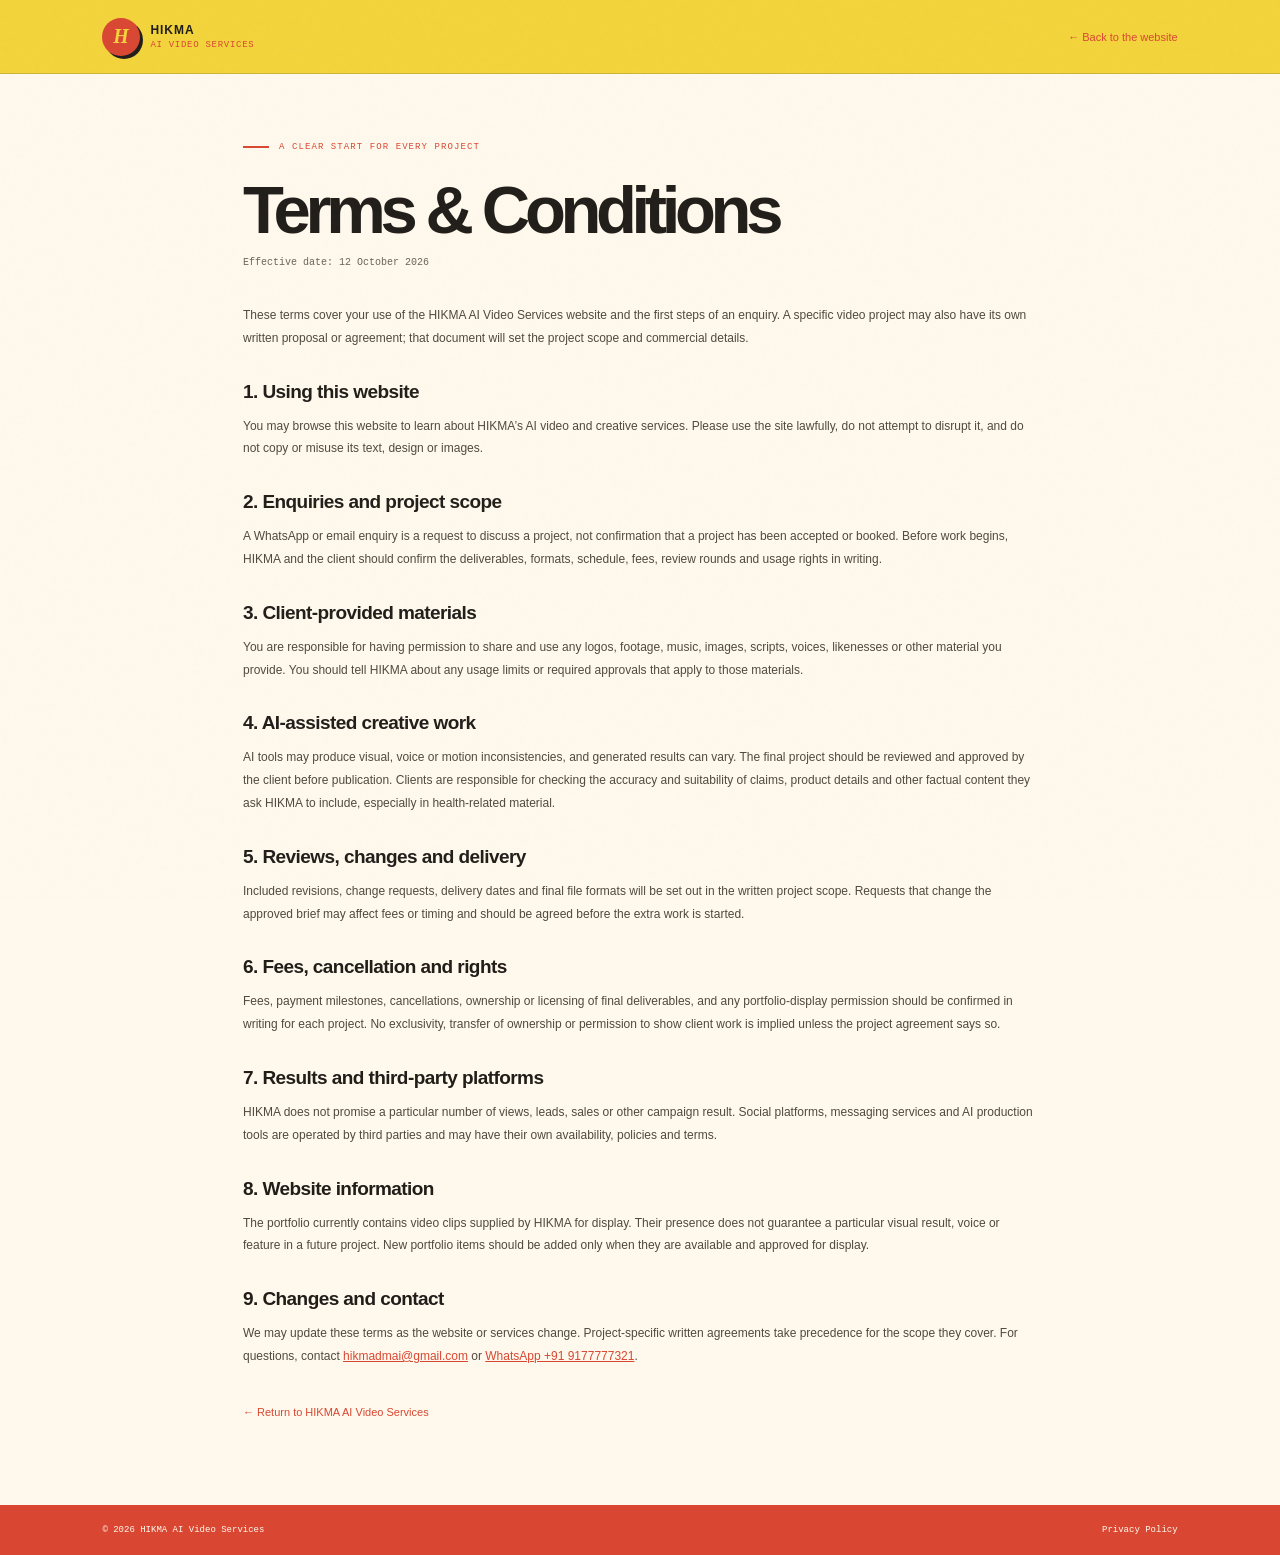
<file: terms-and-conditions.html>
<!doctype html>
<html lang="en">
<head><meta charset="UTF-8"/><meta name="viewport" content="width=device-width, initial-scale=1"/><meta name="theme-color" content="#FFF9ED"/><meta name="description" content="Terms for using the HIKMA AI Video Services website and discussing a creative project."/><title>Terms &amp; Conditions — HIKMA AI Video Services</title><link rel="stylesheet" href="styles.css"/></head>
<body class="legal-page">
  <header class="legal-nav"><a class="brand" href="index.html"><span class="brand-mark" aria-hidden="true">H</span><span>HIKMA <b>AI VIDEO SERVICES</b></span></a><a href="index.html">← Back to the website</a></header>
  <main class="legal-content"><div class="eyebrow"><span class="eyebrow-line"></span> A CLEAR START FOR EVERY PROJECT</div><h1>Terms &amp; Conditions</h1><p class="updated">Effective date: 12 October 2026</p>
    <p>These terms cover your use of the HIKMA AI Video Services website and the first steps of an enquiry. A specific video project may also have its own written proposal or agreement; that document will set the project scope and commercial details.</p>
    <h2>1. Using this website</h2><p>You may browse this website to learn about HIKMA’s AI video and creative services. Please use the site lawfully, do not attempt to disrupt it, and do not copy or misuse its text, design or images.</p>
    <h2>2. Enquiries and project scope</h2><p>A WhatsApp or email enquiry is a request to discuss a project, not confirmation that a project has been accepted or booked. Before work begins, HIKMA and the client should confirm the deliverables, formats, schedule, fees, review rounds and usage rights in writing.</p>
    <h2>3. Client-provided materials</h2><p>You are responsible for having permission to share and use any logos, footage, music, images, scripts, voices, likenesses or other material you provide. You should tell HIKMA about any usage limits or required approvals that apply to those materials.</p>
    <h2>4. AI-assisted creative work</h2><p>AI tools may produce visual, voice or motion inconsistencies, and generated results can vary. The final project should be reviewed and approved by the client before publication. Clients are responsible for checking the accuracy and suitability of claims, product details and other factual content they ask HIKMA to include, especially in health-related material.</p>
    <h2>5. Reviews, changes and delivery</h2><p>Included revisions, change requests, delivery dates and final file formats will be set out in the written project scope. Requests that change the approved brief may affect fees or timing and should be agreed before the extra work is started.</p>
    <h2>6. Fees, cancellation and rights</h2><p>Fees, payment milestones, cancellations, ownership or licensing of final deliverables, and any portfolio-display permission should be confirmed in writing for each project. No exclusivity, transfer of ownership or permission to show client work is implied unless the project agreement says so.</p>
    <h2>7. Results and third-party platforms</h2><p>HIKMA does not promise a particular number of views, leads, sales or other campaign result. Social platforms, messaging services and AI production tools are operated by third parties and may have their own availability, policies and terms.</p>
    <h2>8. Website information</h2><p>The portfolio currently contains video clips supplied by HIKMA for display. Their presence does not guarantee a particular visual result, voice or feature in a future project. New portfolio items should be added only when they are available and approved for display.</p>
    <h2>9. Changes and contact</h2><p>We may update these terms as the website or services change. Project-specific written agreements take precedence for the scope they cover. For questions, contact <a href="mailto:hikmadmai@gmail.com">hikmadmai@gmail.com</a> or <a href="https://wa.me/919177777321" target="_blank" rel="noopener">WhatsApp +91 9177777321</a>.</p>
    <a class="legal-back" href="index.html">← Return to HIKMA AI Video Services</a>
  </main><footer class="legal-footer"><span>© 2026 HIKMA AI Video Services</span><a href="privacy-policy.html">Privacy Policy</a></footer>
</body></html>
</file>
<file: styles.css>
:root{--paper:#FFF9ED;--yellow:#F3D43B;--yellow-soft:#F7EAA4;--red:#D94732;--red-dark:#B83226;--ink:#211E1A;--warm:#EEE2CC;--muted:#6C6257;--line:#211e1a2b;--sans:'Arial',Helvetica,sans-serif;--mono:'Courier New',monospace;--serif:Georgia,serif;--ease:cubic-bezier(.2,.75,.2,1)}
*{box-sizing:border-box}html{scroll-behavior:smooth}body{margin:0;background:var(--paper);color:var(--ink);font-family:var(--sans);overflow-x:hidden}body::before{content:"";position:fixed;inset:0;pointer-events:none;z-index:9;opacity:.12;background-image:url("data:image/svg+xml,%3Csvg viewBox='0 0 180 180' xmlns='http://www.w3.org/2000/svg'%3E%3Cfilter id='n'%3E%3CfeTurbulence type='fractalNoise' baseFrequency='.92' numOctaves='3' stitchTiles='stitch'/%3E%3C/filter%3E%3Crect width='100%25' height='100%25' filter='url(%23n)' opacity='.2'/%3E%3C/svg%3E")}.grain{display:none}a{color:inherit}.announcement{height:31px;background:var(--red);color:var(--paper);padding:0 5.4%;display:flex;align-items:center;gap:9px;font:9px var(--mono);letter-spacing:.12em}.live-dot{width:6px;height:6px;border-radius:50%;background:var(--yellow);box-shadow:0 0 9px var(--yellow)}.announcement-right{margin-left:auto}.announcement-right span{color:var(--yellow);padding-left:6px;font-size:13px}.nav-wrap{height:79px;padding:0 5.4%;display:flex;align-items:center;justify-content:space-between;position:sticky;top:0;z-index:7;background:#fff9edf2;backdrop-filter:blur(16px);border-bottom:1px solid var(--line)}.brand{display:flex;align-items:center;gap:10px;color:var(--ink);text-decoration:none;font-weight:800;font-size:12px;letter-spacing:.08em}.brand b{display:block;margin-top:3px;color:var(--red);font:9px var(--mono);letter-spacing:.08em}.brand-mark{width:38px;height:38px;display:grid;place-items:center;background:var(--red);color:var(--yellow);border-radius:50%;font:800 20px var(--serif);font-style:italic;box-shadow:3px 3px 0 var(--ink)}.nav-links{display:flex;gap:28px;align-items:center}.nav-links a,.text-link{font-size:11px;font-weight:600;text-decoration:none;transition:color .2s}.nav-links a:hover,.text-link:hover{color:var(--red)}.nav-contact{padding:12px 16px;background:var(--yellow);border:1px solid var(--ink);box-shadow:3px 3px 0 var(--ink)}.nav-contact span{margin-left:8px;color:var(--red)}.menu-toggle{display:none}
.section-pad{padding-left:8%;padding-right:8%}.hero{min-height:680px;padding-top:57px;padding-bottom:44px;position:relative;display:grid;grid-template-columns:.92fr 1.08fr;gap:4%;align-items:center;overflow:hidden;background:var(--yellow)}.hero::after{content:"H";position:absolute;left:39%;top:-145px;font:italic 800 570px/.9 var(--serif);color:#ffffff22;pointer-events:none}.hero-copy{position:relative;z-index:2;padding:0 0 36px}.eyebrow{display:flex;align-items:center;gap:10px;font:9px var(--mono);letter-spacing:.12em;text-transform:uppercase}.eyebrow-line{width:26px;height:2px;background:var(--red)}.hero h1,.section-heading h2,.manifesto h2,.process h2,.contact h2{font-weight:800;letter-spacing:-.085em}.hero h1{font-size:clamp(68px,8.3vw,121px);line-height:.84;margin:28px 0 24px}.hero h1 em,.section-heading h2 em,.manifesto h2 em,.process h2 em,.contact h2 em{font-family:var(--serif);font-weight:600;font-style:italic;letter-spacing:-.075em;color:var(--red)}.hero-copy>p{max-width:360px;color:#39332c;font-size:14px;line-height:1.75}.hero-actions{display:flex;align-items:center;gap:23px;margin-top:28px}.button{min-height:48px;padding:0 18px;display:inline-flex;align-items:center;justify-content:center;gap:20px;text-decoration:none;font-size:11px;font-weight:700;transition:transform .2s,box-shadow .2s}.button:hover{transform:translate(-2px,-2px);box-shadow:5px 5px 0 var(--ink)}.button-primary{background:var(--red);border:1px solid var(--ink);color:var(--paper);box-shadow:3px 3px 0 var(--ink)}.button-primary span{font-size:17px}.text-link{border-bottom:1px solid currentColor;padding:8px 0}.text-link span{color:var(--red)}.hero-foot{position:absolute;bottom:0;left:0;right:3%;padding:12px 0;border-top:1px solid #211e1a44;display:flex;justify-content:space-between;font:8px var(--mono);letter-spacing:.1em}.hero-art{height:470px;position:relative;z-index:1;margin-right:-9%;transform:rotate(2deg)}.hero-image{position:absolute;inset:5px 28px 15px 0;overflow:hidden;background:var(--red);border:1px solid var(--ink);box-shadow:12px 13px 0 var(--red)}.hero-image img{width:100%;height:100%;object-fit:cover;object-position:57% center;display:block;animation:slowzoom 20s ease-in-out alternate infinite}.hero-vignette{position:absolute;inset:0;background:linear-gradient(180deg,#16120c44,transparent 24%,transparent 65%,#16120c77)}.image-topline{position:absolute;top:15px;left:18px;right:18px;color:white;display:flex;justify-content:space-between;font:8px var(--mono);letter-spacing:.06em;text-shadow:0 1px 5px #000}.hero-caption{position:absolute;bottom:17px;left:18px;right:18px;display:flex;align-items:center;gap:11px;color:white}.hero-caption strong{display:block;font-size:13px}.hero-caption small{display:block;margin-top:3px;font:8px var(--mono)}.play-mark{width:33px;height:33px;border:1px solid white;border-radius:50%;display:grid;place-items:center;padding-left:2px;font-size:9px}.caption-index{margin-left:auto;font:9px var(--mono)}.orbit{display:none}.spark{position:absolute;z-index:3;right:2px;top:-18px;color:var(--red);font-size:51px;animation:spin 24s linear infinite}.spark-two{display:none}.vertical-note{position:absolute;right:0;top:30%;writing-mode:vertical-rl;font:8px var(--mono);letter-spacing:.16em}.hero-bottom{position:absolute;left:8%;right:8%;bottom:14px;display:flex;justify-content:space-between;font:8px var(--mono);letter-spacing:.12em}.scroll-note span{font-size:15px;color:var(--red);vertical-align:middle}.marquee{overflow:hidden;padding:17px 0;background:var(--red);border-top:1px solid var(--ink);border-bottom:1px solid var(--ink);color:var(--paper)}.marquee-track{width:max-content;display:flex;align-items:center;gap:27px;animation:marquee 34s linear infinite}.marquee span{font:700 12px var(--mono);letter-spacing:.12em}.marquee i{font-style:normal;color:var(--yellow);font-size:17px}
.work{padding-top:110px;padding-bottom:105px}.section-heading{display:flex;justify-content:space-between;gap:40px;align-items:flex-end;margin-bottom:32px}.section-heading h2,.manifesto h2,.process h2{font-size:clamp(45px,6.5vw,88px);line-height:.95;margin:20px 0 0}.section-heading>p{max-width:315px;color:var(--muted);font-size:12px;line-height:1.85;margin:0 0 5px}.filters{display:flex;align-items:center;gap:8px;overflow:auto;padding:4px 0 20px;scrollbar-width:none}.filters::-webkit-scrollbar{display:none}.filter{white-space:nowrap;color:var(--ink);border:1px solid var(--line);background:transparent;padding:10px 14px;font:9px var(--mono);cursor:pointer;transition:.2s}.filter:hover,.filter.active{border-color:var(--ink);background:var(--yellow);box-shadow:3px 3px 0 var(--ink)}.filter.active span{color:var(--red);margin-left:5px}.work-grid{display:grid;grid-template-columns:repeat(12,minmax(0,1fr));gap:38px 22px;align-items:start}.work-card{min-width:0;grid-column:span 5;transition:opacity .3s,transform .3s}.work-card:nth-child(6n+1){grid-column:span 7}.work-card:nth-child(6n+2){grid-column:span 5;margin-top:77px}.work-card:nth-child(6n+3){grid-column:span 5;margin-left:8%}.work-card:nth-child(6n+4){grid-column:span 7;margin-top:75px}.work-card:nth-child(6n+5){grid-column:span 6}.work-card:nth-child(6n){grid-column:span 6;margin-top:70px}.work-card.is-hidden{display:none}.poster{width:100%;position:relative;display:block;overflow:hidden;padding:0;aspect-ratio:1.48;border:1px solid var(--ink);background:var(--warm);cursor:pointer;text-align:left;box-shadow:5px 5px 0 var(--ink)}.work-card:nth-child(3n+2) .poster{aspect-ratio:1.17}.work-card:nth-child(3n) .poster{aspect-ratio:1.36}.poster::after{content:"";position:absolute;inset:55% 0 0;background:linear-gradient(0deg,#211e1acc,transparent)}.poster img{width:100%;height:100%;object-fit:cover;display:block;transition:transform .7s var(--ease),filter .4s;filter:saturate(.87)}.poster:hover img{transform:scale(1.045);filter:saturate(1.15)}.poster-play{position:absolute;z-index:1;right:17px;bottom:17px;width:38px;height:38px;border:1px solid var(--paper);background:var(--red);color:white;border-radius:50%;display:grid;place-items:center;padding-left:2px;font-size:10px}.poster-kicker,.poster-label{position:absolute;z-index:1;left:14px;color:white;font:8px var(--mono);letter-spacing:.09em}.poster-kicker{top:14px;background:var(--ink);padding:7px}.poster-label{bottom:17px;background:var(--yellow);color:var(--ink);padding:6px 8px;font-size:7px}.work-meta{display:flex;justify-content:space-between;align-items:flex-start;padding-top:15px}.work-meta h3{margin:0;font-size:17px;font-weight:700;letter-spacing:-.04em}.work-meta p{margin:5px 0 0;color:var(--muted);font:9px var(--mono)}.work-number{color:var(--red);font:9px var(--mono)}.work-note{margin-top:46px;padding:17px 18px;border:1px solid var(--ink);display:flex;align-items:center;gap:13px;background:var(--yellow-soft);color:var(--ink);box-shadow:4px 4px 0 var(--ink)}.work-note p{font-size:10px;line-height:1.65;margin:0}.note-icon{display:grid;place-items:center;flex:0 0 auto;width:21px;height:21px;border:1px solid var(--ink);border-radius:50%;font:12px var(--serif);font-style:italic}
.manifesto{min-height:420px;background:var(--red);color:var(--paper);display:grid;grid-template-columns:.42fr 2fr .42fr;gap:35px;align-items:center;position:relative;overflow:hidden;border-top:1px solid var(--ink);border-bottom:1px solid var(--ink)}.manifesto::before{content:"✳";position:absolute;right:17%;top:-142px;color:#ffffff14;font-size:480px;line-height:1}.manifesto-stamp{position:relative;font:italic 800 36px/.95 var(--serif);letter-spacing:-.08em;text-align:center;color:var(--yellow)}.manifesto h2{font-size:clamp(44px,5.6vw,74px)}.manifesto .eyebrow,.manifesto-copy>p,.manifesto-side{color:#fff3e2}.manifesto .eyebrow-line{background:var(--yellow)}.manifesto h2{color:var(--paper)}.manifesto h2 em{color:var(--yellow)}.manifesto-copy>p{max-width:515px;font-size:12px;line-height:1.9;margin:20px 0 23px}.manifesto .text-link{color:var(--paper)}.manifesto-side{justify-self:end;font:8px/2.5 var(--mono);letter-spacing:.16em;text-align:center}.manifesto-side span{color:var(--yellow)}.services{padding-top:111px;padding-bottom:110px}.service-list{border-top:1px solid var(--line)}.service-row{display:grid;grid-template-columns:58px 1fr 42px;align-items:center;gap:15px;min-height:101px;border-bottom:1px solid var(--line);transition:padding .3s var(--ease),background .3s;padding:12px 15px}.service-row:hover{padding-left:25px;background:var(--yellow-soft)}.service-count{color:var(--red);font:10px var(--mono)}.service-row h3{margin:0;font-size:20px;font-weight:700;letter-spacing:-.04em}.service-row p{margin:6px 0 0;color:var(--muted);font-size:10px}.service-arrow{justify-self:end;color:var(--red);font-size:19px}.process{padding-top:95px;padding-bottom:100px;background:var(--warm);display:grid;grid-template-columns:.76fr 1.24fr;gap:8%;align-items:start;border-top:1px solid var(--line)}.process h2{font-size:clamp(43px,5.4vw,72px)}.process-title>p{max-width:290px;color:var(--muted);font-size:12px;line-height:1.8;margin-top:22px}.steps{display:grid;grid-template-columns:repeat(2,minmax(0,1fr));gap:14px}.step{position:relative;min-height:183px;padding:23px 19px;background:var(--paper);border:1px solid var(--ink);box-shadow:4px 4px 0 var(--ink)}.step:nth-child(2){background:var(--yellow)}.step-number{position:absolute;right:16px;top:17px;color:var(--red);font:9px var(--mono)}.step-symbol{display:grid;place-items:center;width:32px;height:32px;border:1px solid var(--ink);color:var(--red);font-size:16px}.step h3{font-size:15px;margin:21px 0 8px}.step p{color:var(--muted);font-size:10px;line-height:1.75;margin:0;max-width:240px}
.faq{padding-top:100px;padding-bottom:103px;background:var(--paper)}.faq .section-heading{margin-bottom:34px}.faq-list{border-top:1px solid var(--line)}.faq-item{border-bottom:1px solid var(--line);padding:0 4px}.faq-item summary{list-style:none;display:flex;justify-content:space-between;align-items:center;gap:20px;padding:20px 7px;cursor:pointer;font-size:14px;font-weight:700}.faq-item summary::-webkit-details-marker{display:none}.faq-item summary span{flex:0 0 auto;color:var(--red);font-size:21px;font-weight:400;transition:transform .2s}.faq-item[open] summary span{transform:rotate(45deg)}.faq-item p{max-width:710px;margin:0;padding:0 7px 20px;color:var(--muted);font-size:11px;line-height:1.85}.faq-item[open] p{animation:faq-in .22s ease-out}
.contact{min-height:460px;padding-top:91px;padding-bottom:78px;text-align:center;position:relative;overflow:hidden;background:var(--ink);color:var(--paper)}.contact::before,.contact::after{content:"";position:absolute;border:1px solid #f3d43b4a;border-radius:50%;width:440px;height:440px;left:-160px;bottom:-315px}.contact::after{width:600px;height:600px;left:auto;right:-250px;bottom:-440px}.contact>.eyebrow{justify-content:center;color:var(--yellow)}.contact .eyebrow-line{background:var(--red)}.contact h2{font-size:clamp(48px,7vw,96px);line-height:.9;margin:24px 0 18px;color:var(--paper)}.contact h2 em{color:var(--yellow)}.contact>p{max-width:430px;margin:0 auto;color:#e1d5c4;font-size:12px;line-height:1.8}.contact-actions{display:flex;align-items:center;justify-content:center;gap:22px;flex-wrap:wrap;position:relative;z-index:1}.contact-actions .button{margin-top:26px}.button-light{background:var(--yellow);border:1px solid var(--paper);color:var(--ink);box-shadow:4px 4px 0 var(--red)}.button-light span{font-size:16px;color:var(--red)}.email-link{margin-top:26px;color:var(--paper);text-decoration:none;font:10px var(--mono);border-bottom:1px solid #fff8ed77;padding:10px 0}.email-link:hover{color:var(--yellow)}.contact-details{display:flex;justify-content:center;gap:56px;margin-top:35px;position:relative;z-index:1}.contact-details>span{display:flex;flex-direction:column;gap:8px;text-align:left;color:var(--paper);font-size:11px}.contact-details small{color:#d3c3ae;font:8px var(--mono);letter-spacing:.12em}.contact-details a{color:var(--paper);text-decoration:none}.contact-mark{position:absolute;right:12%;top:12%;font-size:68px;color:var(--yellow);opacity:.16}.footer{min-height:91px;padding:15px 8%;display:flex;align-items:center;justify-content:space-between;gap:16px;background:var(--yellow);border-top:1px solid var(--ink)}.footer .brand{font-size:10px}.footer .brand-mark{width:31px;height:31px;font-size:16px}.footer-line,.back-top,.footer small{font:8px var(--mono);letter-spacing:.08em}.footer-legal{display:flex;gap:15px}.footer-legal a{font:8px var(--mono);text-decoration:none}.footer-legal a:hover,.back-top:hover{color:var(--red)}.back-top{text-decoration:none}.preview-dialog{width:min(880px,92vw);max-width:none;padding:0;color:var(--ink);background:var(--paper);border:1px solid var(--ink);box-shadow:12px 12px 0 var(--red);grid-template-columns:1.2fr .8fr;gap:0}.preview-dialog[open]{display:grid;animation:dialog-in .25s var(--ease)}.preview-dialog::backdrop{background:#211e1ae6;backdrop-filter:blur(8px)}.dialog-close{position:absolute;z-index:2;right:12px;top:12px;width:35px;height:35px;border:1px solid var(--ink);border-radius:50%;background:var(--yellow);color:var(--ink);font-size:23px;line-height:1;cursor:pointer}.dialog-image{min-height:370px;background:var(--warm)}.dialog-image img{width:100%;height:100%;object-fit:cover;display:block}.dialog-copy{padding:45px 31px;align-self:center}.dialog-copy .eyebrow{font-size:8px}.dialog-copy h2{font:700 29px var(--sans);letter-spacing:-.05em;margin:20px 0 12px}.dialog-copy p{font-size:11px;line-height:1.8;color:var(--muted)}.dialog-caption{display:block;margin-top:25px;color:var(--red);font:8px var(--mono);letter-spacing:.1em}.floating-whatsapp{position:fixed;z-index:8;right:22px;bottom:22px;display:flex;gap:9px;align-items:center;background:var(--red);border:1px solid var(--ink);color:white;padding:12px 16px;border-radius:2px;text-decoration:none;font-size:10px;font-weight:700;box-shadow:4px 4px 0 var(--ink);transition:transform .2s}.floating-whatsapp:hover{transform:translate(-2px,-2px)}.floating-whatsapp span{width:19px;height:19px;display:grid;place-items:center;border:1px solid white;border-radius:50%;font-size:12px}
.reveal{opacity:0;transform:translateY(20px);transition:opacity .7s var(--ease),transform .7s var(--ease)}.reveal.in-view{opacity:1;transform:none}.reveal[data-delay="70"]{transition-delay:70ms}.reveal[data-delay="90"]{transition-delay:90ms}.reveal[data-delay="120"]{transition-delay:120ms}.reveal[data-delay="140"]{transition-delay:140ms}.reveal[data-delay="210"]{transition-delay:210ms}@keyframes marquee{to{transform:translateX(-50%)}}@keyframes slowzoom{to{transform:scale(1.085)}}@keyframes spin{to{transform:rotate(360deg)}}@keyframes dialog-in{from{opacity:0;transform:translateY(10px) scale(.99)}to{opacity:1;transform:none}}@keyframes faq-in{from{opacity:0;transform:translateY(-4px)}to{opacity:1;transform:none}}
.legal-page{min-height:100vh;background:var(--paper);color:var(--ink)}.legal-nav{height:74px;padding:0 8%;display:flex;align-items:center;justify-content:space-between;border-bottom:1px solid var(--line);background:var(--yellow)}.legal-nav>a:last-child{font-size:11px;color:var(--red);text-decoration:none}.legal-content{max-width:850px;margin:0 auto;padding:68px 28px 85px}.legal-content .eyebrow{color:var(--red)}.legal-content h1{font:800 clamp(40px,6vw,67px)/1 var(--sans);letter-spacing:-.08em;margin:24px 0 14px}.legal-content .updated{font:10px var(--mono);color:var(--muted);margin-bottom:36px}.legal-content h2{font:700 19px var(--sans);letter-spacing:-.03em;margin:31px 0 9px}.legal-content p,.legal-content li{color:#51483f;font-size:12px;line-height:1.9}.legal-content ul{padding-left:22px}.legal-content a{color:var(--red)}.legal-footer{padding:20px 8%;background:var(--red);color:var(--paper);font:9px var(--mono);display:flex;justify-content:space-between}.legal-footer a{color:var(--paper);text-decoration:none}.legal-back{display:inline-block;margin-top:26px;color:var(--red);text-decoration:none;font-size:11px}
@media(max-width:900px){.section-pad{padding-left:6%;padding-right:6%}.hero{grid-template-columns:.93fr 1.07fr;gap:2%;min-height:600px;padding-top:48px}.hero h1{font-size:clamp(58px,8.7vw,84px)}.hero-art{height:405px;margin-right:-6%}.hero-bottom{left:6%;right:6%}.work{padding-top:90px}.manifesto{padding-left:6%;padding-right:6%;grid-template-columns:.3fr 2fr .3fr;gap:22px}.process{padding-left:6%;padding-right:6%;gap:5%}.nav-links{gap:16px}.nav-links a{font-size:10px}}
@media(max-width:680px){.announcement{height:29px;padding:0 5%;font-size:7px;letter-spacing:.08em}.announcement-right{font-size:6px}.nav-wrap{height:66px;padding:0 5%}.brand{font-size:10px}.brand-mark{width:33px;height:33px}.menu-toggle{display:flex;flex-direction:column;gap:5px;padding:10px;border:1px solid var(--ink);background:transparent}.menu-toggle span{display:block;width:18px;height:1px;background:var(--ink)}.nav-links{display:none;position:absolute;top:65px;left:0;right:0;padding:15px 5% 21px;background:var(--paper);border-bottom:1px solid var(--ink);flex-direction:column;align-items:stretch;gap:0}.nav-links.open{display:flex}.nav-links a{padding:14px 3px;border-bottom:1px solid var(--line);font-size:11px}.nav-links .nav-contact{border:0;background:transparent;box-shadow:none;padding:14px 3px}.hero{display:block;min-height:0;padding:48px 5% 54px}.hero::after{left:18%;top:-43px;font-size:270px}.hero-copy{padding-bottom:0}.hero h1{font-size:clamp(64px,17vw,100px);margin:23px 0 17px}.hero-copy>p{font-size:12px;max-width:330px}.hero-actions{gap:17px;margin-top:21px}.button{min-height:44px;padding:0 14px;gap:15px;font-size:10px}.text-link{font-size:10px}.hero-art{height:300px;margin:36px 5px 20px 0;transform:rotate(1deg)}.hero-image{inset:5px 16px 10px 0;box-shadow:7px 8px 0 var(--red)}.image-topline{font-size:6px;left:10px;right:10px}.hero-caption{left:11px;right:11px;bottom:12px}.hero-caption strong{font-size:10px}.hero-caption small{font-size:7px}.play-mark{width:28px;height:28px;font-size:8px}.vertical-note{right:0;font-size:6px}.spark{right:-5px;top:-20px;font-size:39px}.hero-foot{display:none}.hero-bottom{left:5%;right:5%;bottom:14px;font-size:6px}.marquee{padding:14px 0}.marquee span{font-size:9px}.marquee-track{gap:19px}.work{padding:72px 5% 75px}.section-heading{display:block;margin-bottom:25px}.section-heading h2,.manifesto h2,.process h2{font-size:clamp(43px,12vw,64px);margin-top:16px}.section-heading>p{font-size:11px;margin:14px 0 0;max-width:380px}.filters{gap:5px;margin-right:-5vw;padding-bottom:15px}.filter{padding:8px 10px;font-size:8px}.work-grid{grid-template-columns:1fr;gap:29px}.work-card,.work-card:nth-child(n){grid-column:1;margin:0}.poster,.work-card:nth-child(n) .poster{aspect-ratio:1.42}.work-card:nth-child(3n+2) .poster{aspect-ratio:1.25}.work-meta h3{font-size:15px}.work-note{margin-top:29px;padding:13px}.work-note p{font-size:9px}.manifesto{min-height:0;padding:59px 5%;grid-template-columns:1fr;gap:18px}.manifesto-stamp{font-size:25px;text-align:left;line-height:1.1;display:flex;gap:7px;align-items:center}.manifesto-side{display:none}.manifesto-copy>p{font-size:11px;margin:15px 0 19px}.services{padding:72px 5%}.service-row{grid-template-columns:32px 1fr 25px;gap:9px;min-height:85px;padding:10px 5px}.service-row:hover{padding-left:10px}.service-row h3{font-size:15px}.service-row p{font-size:9px;line-height:1.6;max-width:280px}.process{padding:65px 5% 73px;grid-template-columns:1fr;gap:27px}.process-title>p{margin-top:14px}.steps{gap:10px}.step{min-height:168px;padding:16px 13px;box-shadow:3px 3px 0 var(--ink)}.step-symbol{width:27px;height:27px;font-size:14px}.step h3{font-size:12px;margin:18px 0 7px}.step p{font-size:9px}.faq{padding:70px 5%}.faq-item summary{font-size:11px;padding:18px 5px}.faq-item p{font-size:10px;padding-left:5px;padding-right:5px}.contact{min-height:400px;padding:69px 5%}.contact h2{font-size:clamp(47px,12.5vw,70px)}.contact>p{font-size:10px}.contact-mark{right:6%;top:13%;font-size:49px}.contact-details{gap:27px;margin-top:28px}.contact-details>span{font-size:9px}.contact-details small{font-size:6px}.contact-actions{gap:6px}.contact-actions .button,.email-link{margin-top:19px}.floating-whatsapp{right:12px;bottom:12px;padding:10px 13px;font-size:9px}.footer{padding:15px 5%;flex-wrap:wrap;gap:10px}.footer-line{display:none}.footer small,.back-top{font-size:7px}.footer-legal{order:5;width:100%;justify-content:center;padding:3px}.footer-legal a{font-size:7px}.preview-dialog[open]{display:block}.dialog-image{height:245px;min-height:0}.dialog-copy{padding:22px 20px}.dialog-copy h2{font-size:22px}.dialog-copy p{font-size:10px}.dialog-caption{margin-top:17px}.legal-nav{padding:0 5%;height:66px}.legal-content{padding:47px 5% 64px}.legal-content h2{font-size:16px}.legal-content p,.legal-content li{font-size:11px}.legal-footer{padding:16px 5%;gap:13px;flex-wrap:wrap}}
@media(prefers-reduced-motion:reduce){*,*::before,*::after{scroll-behavior:auto!important;animation-duration:.01ms!important;animation-iteration-count:1!important;transition-duration:.01ms!important}.reveal{opacity:1;transform:none}}
.poster-time{position:absolute;z-index:1;right:14px;top:14px;padding:6px 7px;background:var(--yellow);color:var(--ink);font:8px var(--mono)}.dialog-image video{display:block;width:100%;height:100%;min-height:370px;max-height:72vh;object-fit:contain;background:#15110f}
@media(max-width:680px){.dialog-image video{min-height:0;height:245px}}
</file>
